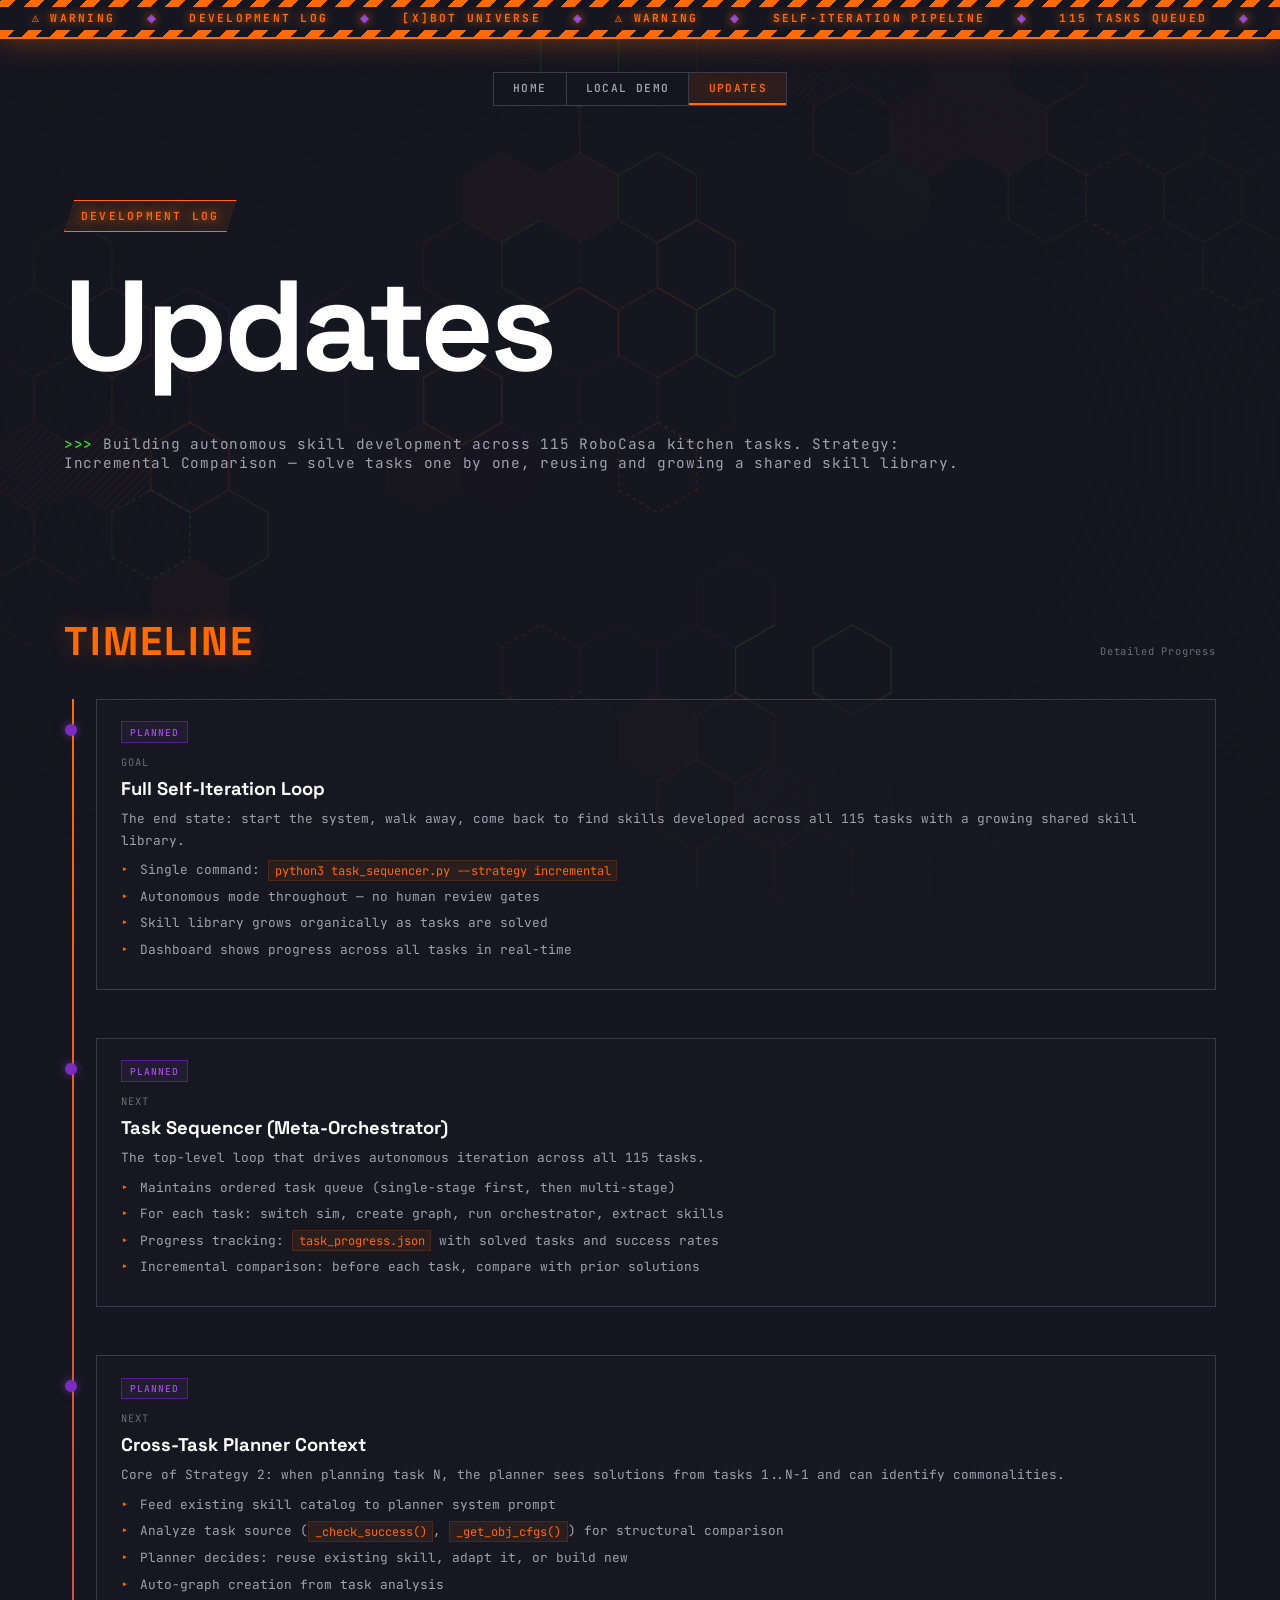
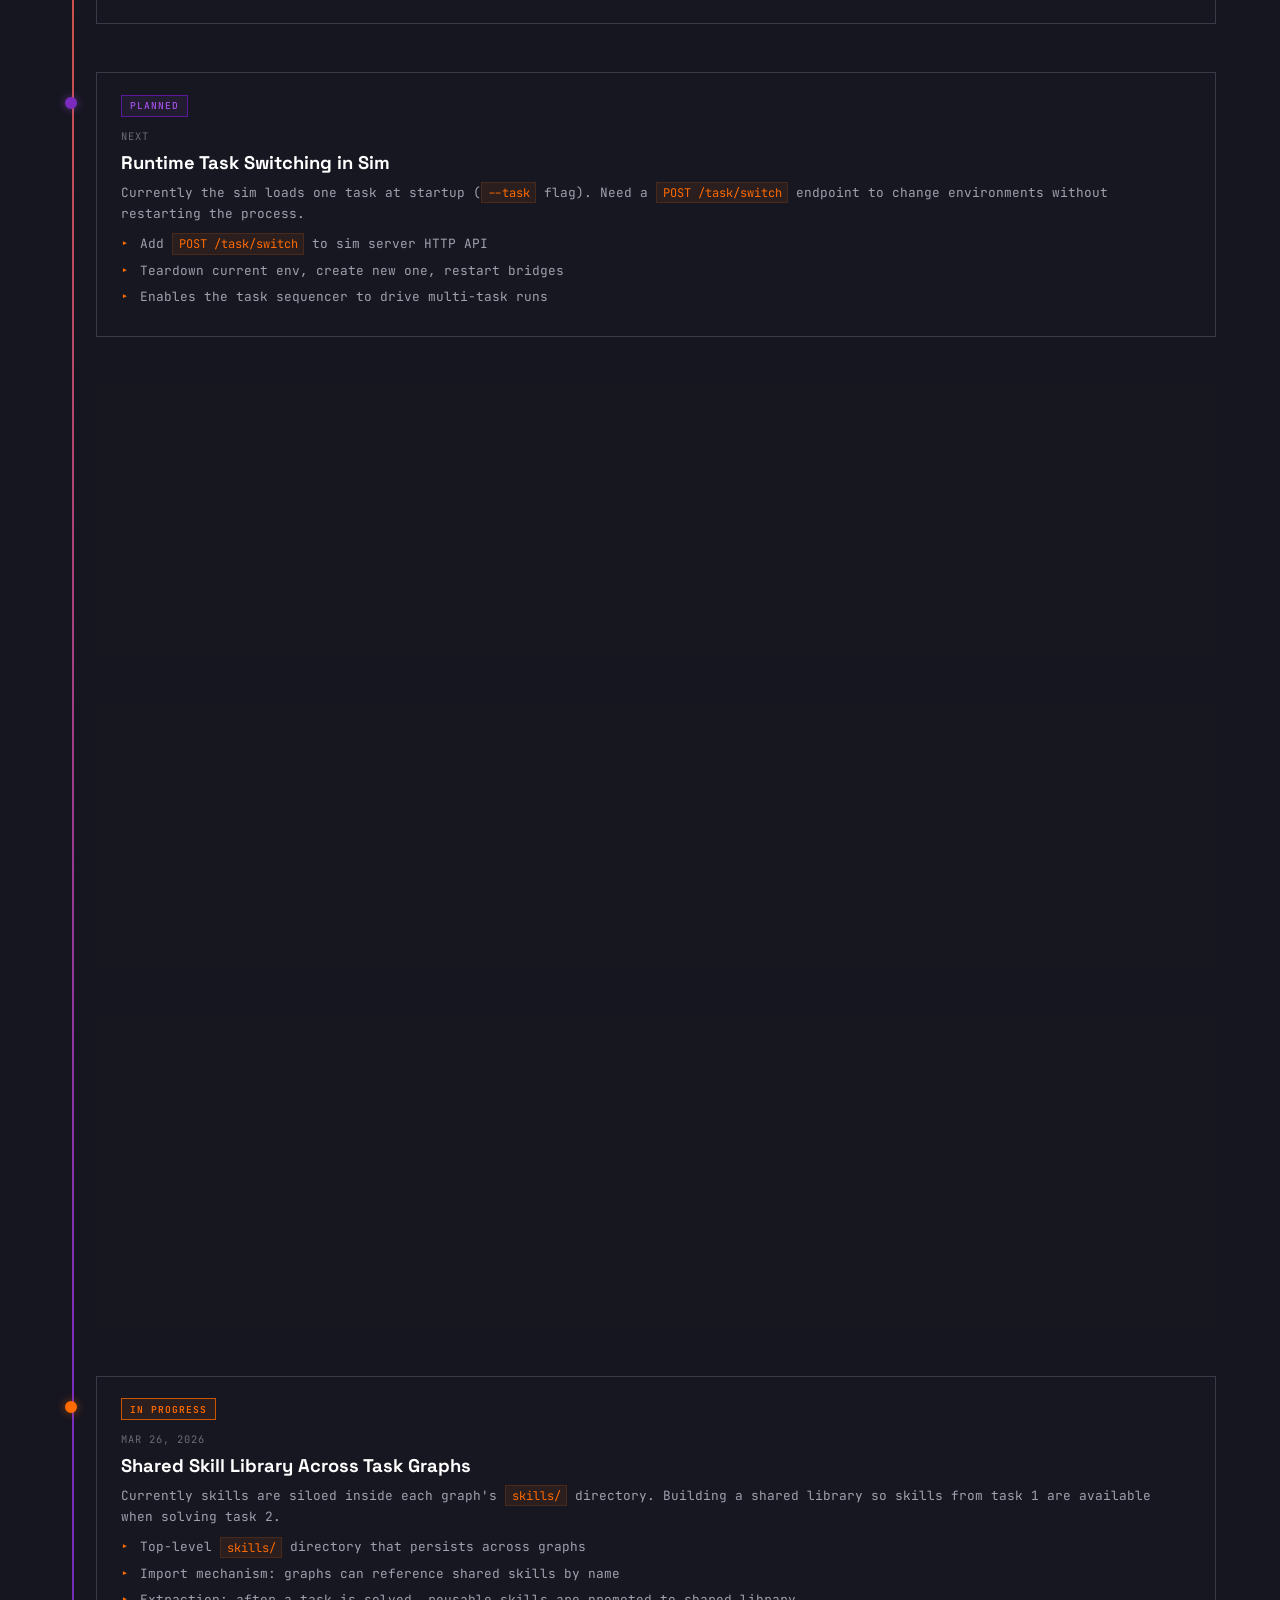
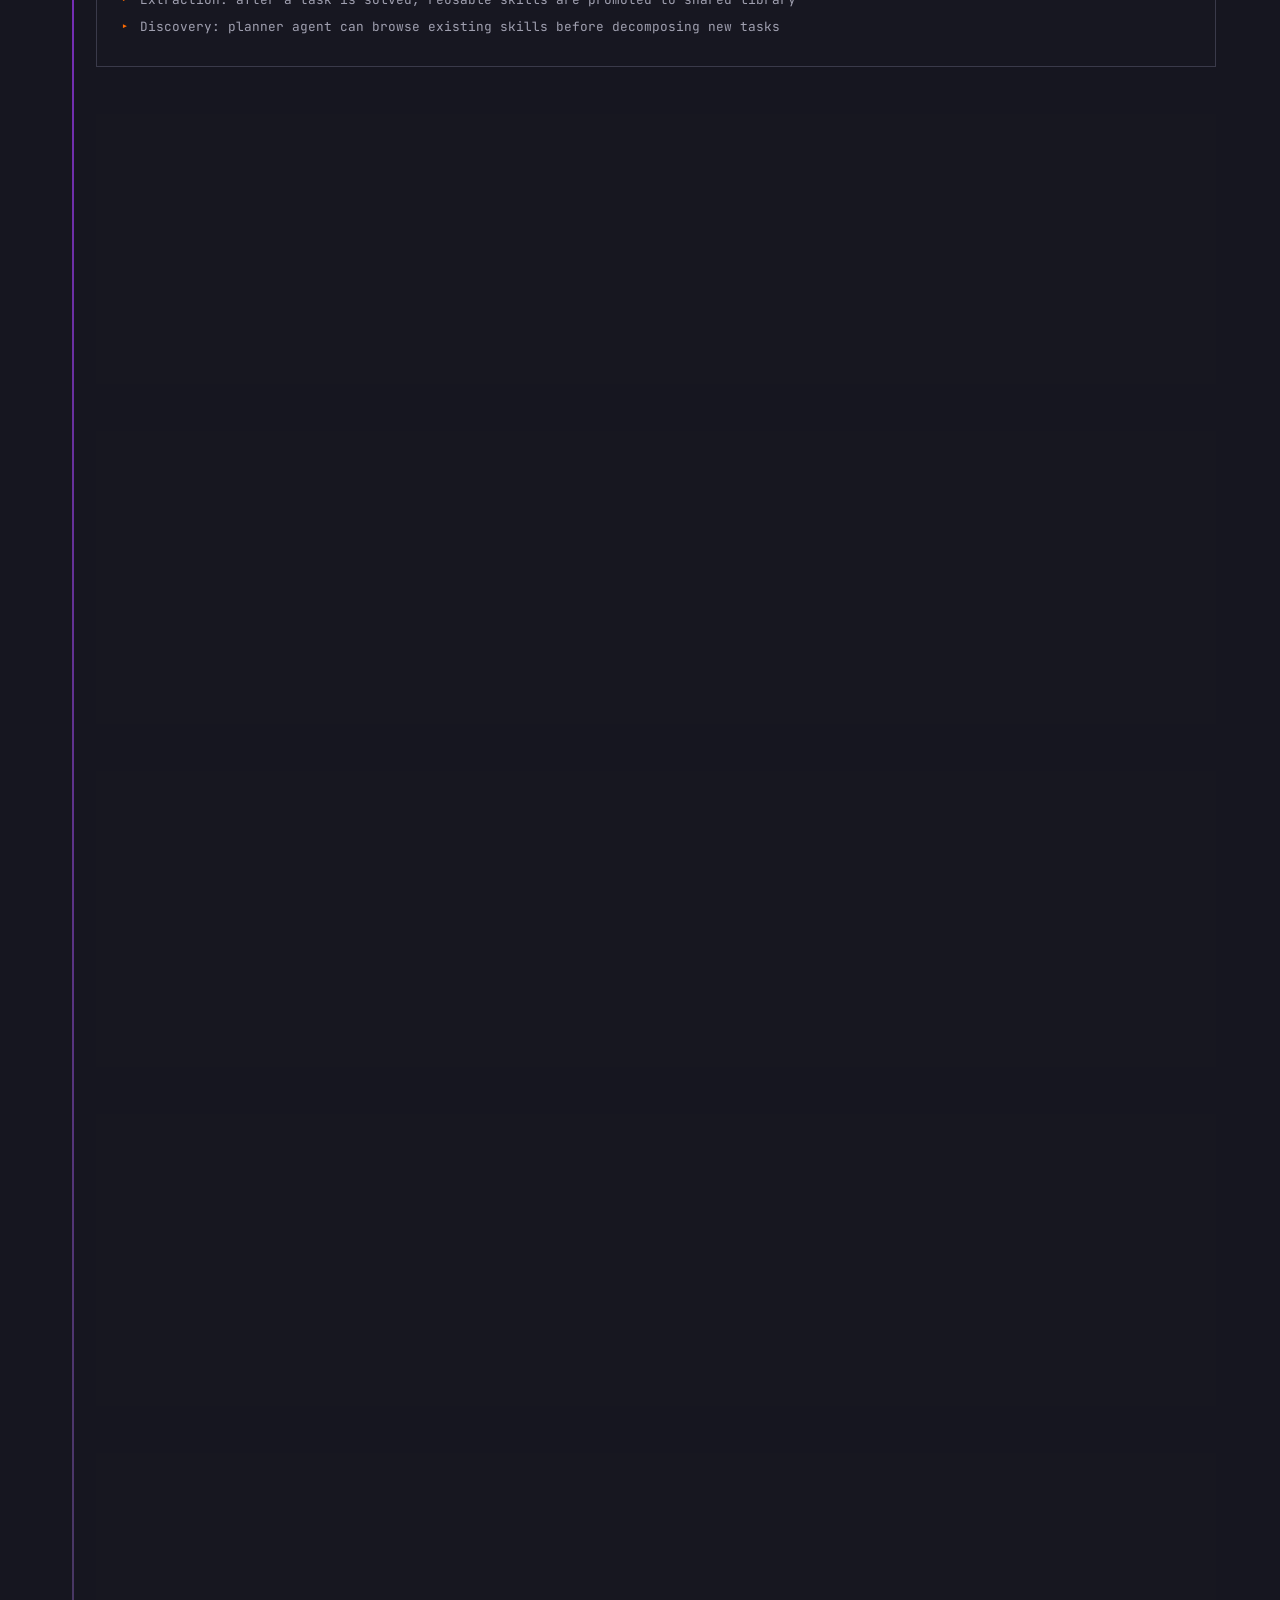
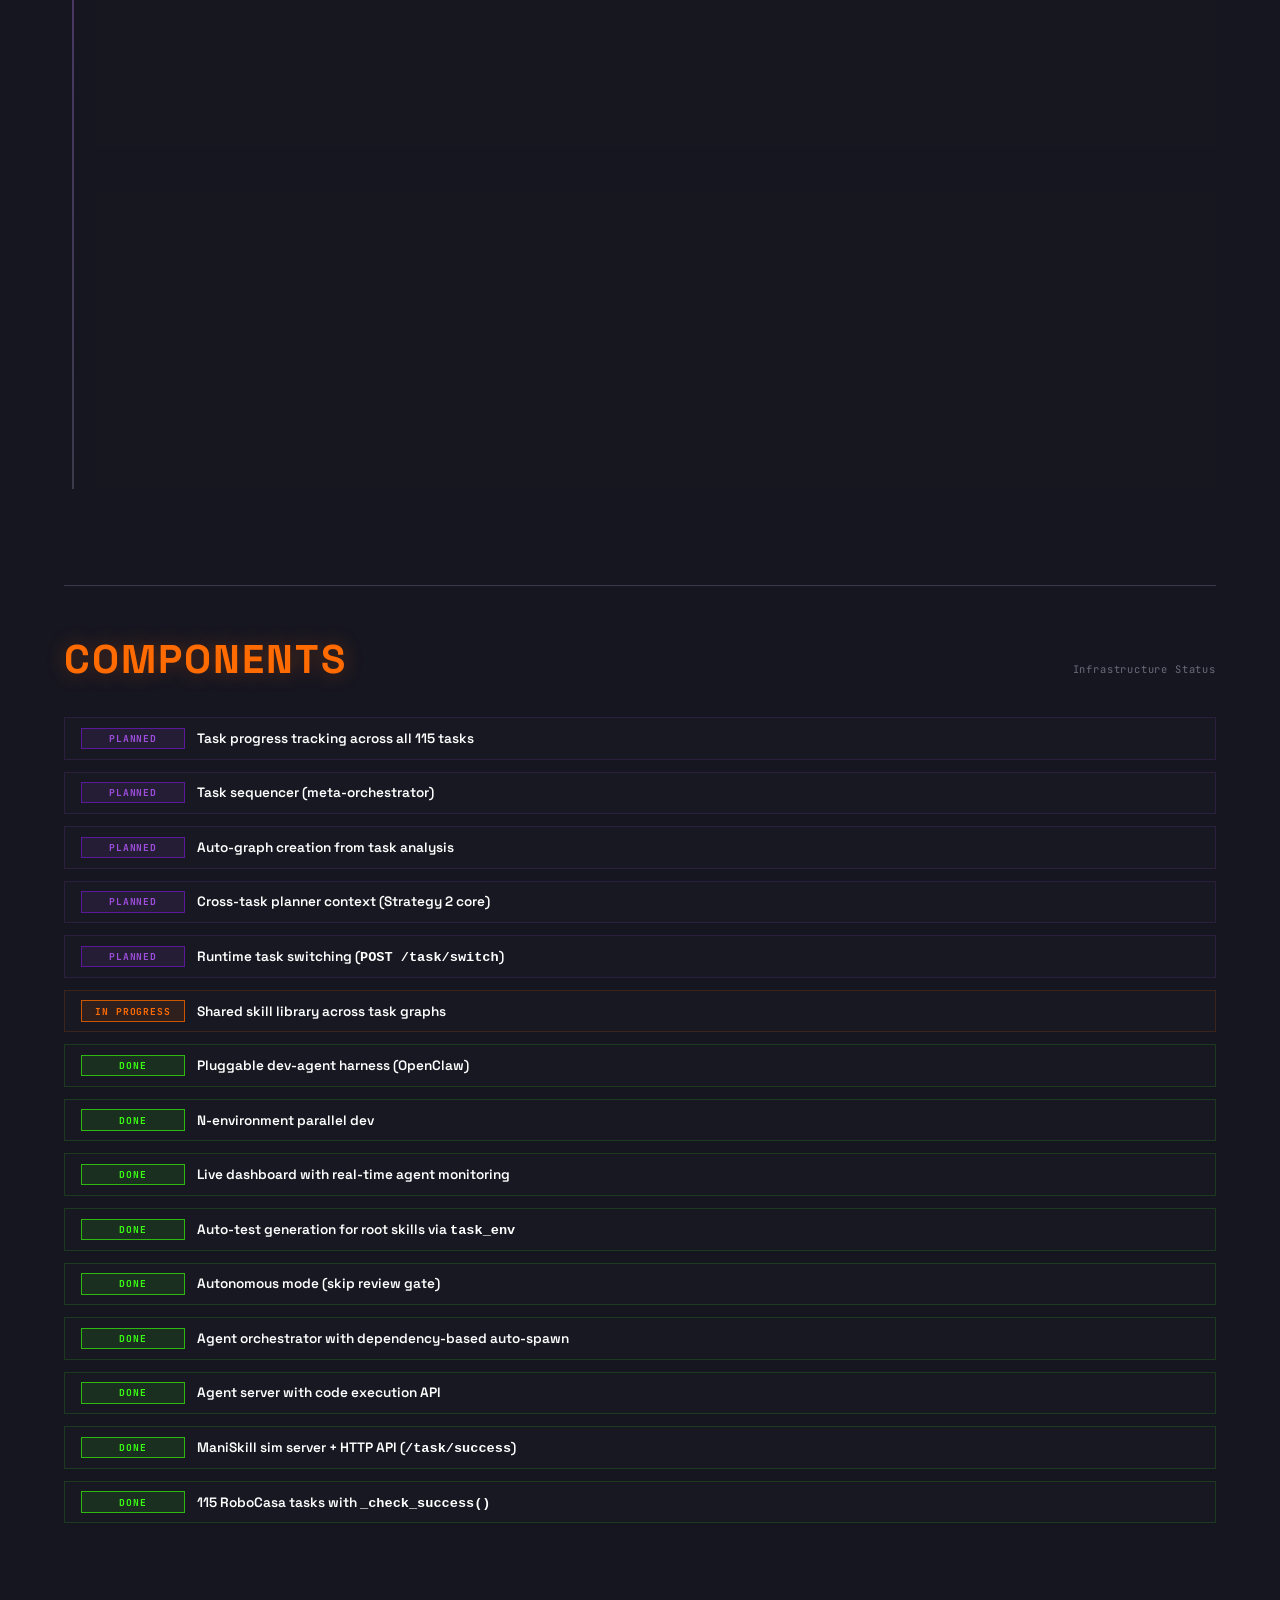
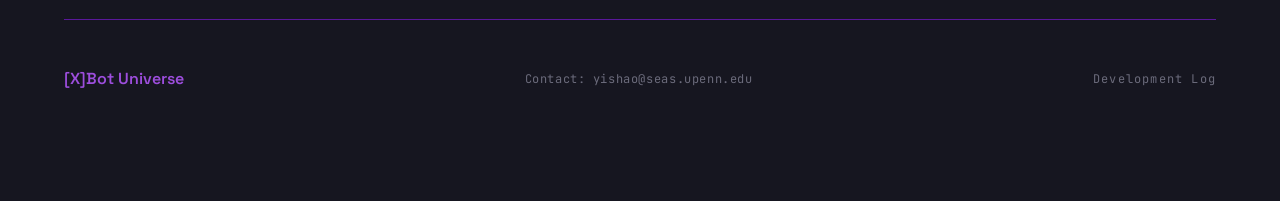
<file: updates/index.html>
<!DOCTYPE html>
<html lang="en" data-theme="dark">
<head>
    <meta charset="UTF-8">
    <meta name="viewport" content="width=device-width, initial-scale=1.0">
    <title>[X]Bot Universe — Updates</title>
    <link rel="preconnect" href="https://fonts.googleapis.com">
    <link rel="preconnect" href="https://fonts.gstatic.com" crossorigin>
    <link href="https://fonts.googleapis.com/css2?family=JetBrains+Mono:wght@400;500;600;700&family=Space+Grotesk:wght@400;500;600;700&display=swap" rel="stylesheet">
    <link rel="stylesheet" href="../styles.css">
</head>
<body>
    <!-- EVA-style background -->
    <div class="honeycomb-bg"></div>


    <!-- Site Navigation -->
    <nav class="site-nav">
        <div class="site-nav-inner">
            <a href="../" class="site-nav-tab">Home</a>
            <a href="../local/" class="site-nav-tab">Local Demo</a>
            <a href="./" class="site-nav-tab active">Updates</a>
        </div>
    </nav>

    <div class="smooth-scroll-wrapper">
        <!-- Warning banner -->
        <div class="marquee-banner">
            <div class="marquee-track">
                <span class="warning-text">⚠ WARNING</span>
                <span class="separator">◈</span>
                <span>DEVELOPMENT LOG</span>
                <span class="separator">◈</span>
                <span>[X]BOT UNIVERSE</span>
                <span class="separator">◈</span>
                <span class="warning-text">⚠ WARNING</span>
                <span class="separator">◈</span>
                <span>SELF-ITERATION PIPELINE</span>
                <span class="separator">◈</span>
                <span>115 TASKS QUEUED</span>
                <span class="separator">◈</span>
                <span class="warning-text">⚠ WARNING</span>
                <span class="separator">◈</span>
                <span>DEVELOPMENT LOG</span>
                <span class="separator">◈</span>
                <span>[X]BOT UNIVERSE</span>
                <span class="separator">◈</span>
                <span class="warning-text">⚠ WARNING</span>
                <span class="separator">◈</span>
                <span>SELF-ITERATION PIPELINE</span>
                <span class="separator">◈</span>
                <span>115 TASKS QUEUED</span>
                <span class="separator">◈</span>
            </div>
        </div>

        <div class="container">
            <!-- Hero Section -->
            <header class="hero" style="min-height: 40vh;">
                <div class="hero-content">
                    <span class="hero-tag">Development Log</span>
                    <h1 class="hero-title" data-split-text>
                        <span class="line"><span class="word">Updates</span></span>
                    </h1>
                    <p class="hero-subtitle">Building autonomous skill development across 115 RoboCasa kitchen tasks. Strategy: Incremental Comparison — solve tasks one by one, reusing and growing a shared skill library.</p>
                </div>
            </header>

            <!-- ==============================
                 STRATEGY OVERVIEW
                 ============================== -->
            <!-- ==============================
                 DETAILED TIMELINE
                 ============================== -->
            <section class="updates-section gallery-section">
                <div class="gallery-header">
                    <span class="gallery-label">Timeline</span>
                    <span class="gallery-count">Detailed Progress</span>
                </div>

                <div class="updates-timeline">

                    <!-- Entry: Full Autonomy -->
                    <div class="update-entry status-planned">
                        <span class="update-status-badge planned">PLANNED</span>
                        <div class="update-date">GOAL</div>
                        <h3 class="update-title">Full Self-Iteration Loop</h3>
                        <div class="update-body">
                            <p>The end state: start the system, walk away, come back to find skills developed across all 115 tasks with a growing shared skill library.</p>
                            <ul>
                                <li>Single command: <code>python3 task_sequencer.py --strategy incremental</code></li>
                                <li>Autonomous mode throughout — no human review gates</li>
                                <li>Skill library grows organically as tasks are solved</li>
                                <li>Dashboard shows progress across all tasks in real-time</li>
                            </ul>
                        </div>
                    </div>

                    <!-- Entry: Task Sequencer -->
                    <div class="update-entry status-planned">
                        <span class="update-status-badge planned">PLANNED</span>
                        <div class="update-date">NEXT</div>
                        <h3 class="update-title">Task Sequencer (Meta-Orchestrator)</h3>
                        <div class="update-body">
                            <p>The top-level loop that drives autonomous iteration across all 115 tasks.</p>
                            <ul>
                                <li>Maintains ordered task queue (single-stage first, then multi-stage)</li>
                                <li>For each task: switch sim, create graph, run orchestrator, extract skills</li>
                                <li>Progress tracking: <code>task_progress.json</code> with solved tasks and success rates</li>
                                <li>Incremental comparison: before each task, compare with prior solutions</li>
                            </ul>
                        </div>
                    </div>

                    <!-- Entry: Cross-Task Planner Context -->
                    <div class="update-entry status-planned">
                        <span class="update-status-badge planned">PLANNED</span>
                        <div class="update-date">NEXT</div>
                        <h3 class="update-title">Cross-Task Planner Context</h3>
                        <div class="update-body">
                            <p>Core of Strategy 2: when planning task N, the planner sees solutions from tasks 1..N-1 and can identify commonalities.</p>
                            <ul>
                                <li>Feed existing skill catalog to planner system prompt</li>
                                <li>Analyze task source (<code>_check_success()</code>, <code>_get_obj_cfgs()</code>) for structural comparison</li>
                                <li>Planner decides: reuse existing skill, adapt it, or build new</li>
                                <li>Auto-graph creation from task analysis</li>
                            </ul>
                        </div>
                    </div>

                    <!-- Entry: Task Switching -->
                    <div class="update-entry status-planned">
                        <span class="update-status-badge planned">PLANNED</span>
                        <div class="update-date">NEXT</div>
                        <h3 class="update-title">Runtime Task Switching in Sim</h3>
                        <div class="update-body">
                            <p>Currently the sim loads one task at startup (<code>--task</code> flag). Need a <code>POST /task/switch</code> endpoint to change environments without restarting the process.</p>
                            <ul>
                                <li>Add <code>POST /task/switch</code> to sim server HTTP API</li>
                                <li>Teardown current env, create new one, restart bridges</li>
                                <li>Enables the task sequencer to drive multi-task runs</li>
                            </ul>
                        </div>
                    </div>

                    <!-- Entry: OpenClaw Harness -->
                    <div class="update-entry status-done">
                        <span class="update-status-badge done">DONE</span>
                        <div class="update-date">APR 22, 2026</div>
                        <h3 class="update-title">Pluggable Dev-Agent Harness (OpenClaw)</h3>
                        <div class="update-body">
                            <p>Dev agents now run on Ollama, Gemini, or Anthropic via OpenClaw from the same orchestrator.</p>
                            <ul>
                                <li>OpenClaw CLI subprocess replaces <code>claude-agent-sdk</code> for dev spawn</li>
                                <li>Per-target agent isolation enables N-env parallel</li>
                                <li>Session resume + hint injection + live streaming all wired</li>
                                <li>Verified live sim: Ollama (local) + Gemini</li>
                            </ul>
                        </div>
                    </div>

                    <!-- Entry: N-Env Parallel Dev -->
                    <div class="update-entry status-done">
                        <span class="update-status-badge done">DONE</span>
                        <div class="update-date">APR 15, 2026</div>
                        <h3 class="update-title">N-Environment Parallel Dev</h3>
                        <div class="update-body">
                            <p>Run independent dev agents against multiple sim + agent_server instances in parallel — each env has its own session, kitchen layout, and isolated state.</p>
                            <ul>
                                <li>Per-target agents prevent session collision</li>
                                <li>Each env: own port-offset, own seed, own dev iteration loop</li>
                                <li>Drives both validation (one code, N envs) and exploration (N codes, N envs)</li>
                            </ul>
                        </div>
                    </div>

                    <!-- Entry: Pipeline & Dashboard Updates -->
                    <div class="update-entry status-done">
                        <span class="update-status-badge done">DONE</span>
                        <div class="update-date">MAR 26, 2026</div>
                        <h3 class="update-title">Ground-Truth Test Loop & Execution Viewer</h3>
                        <div class="update-body">
                            <p>Wired the root skill's auto-generated test into the pipeline and added a camera frame viewer to the dashboard.</p>
                            <ul>
                                <li><strong>Root skill test loop</strong>: after dev completes, runs ground-truth test via sim's <code>_check_success()</code>. Retries dev up to 3 times on failure, then sends to review.</li>
                                <li><strong>Execution frame viewer</strong>: skill popup shows auto-scrolling camera frames from the latest execution, matched to the skill via job holder. Supports camera tab switching and play/pause.</li>
                                <li><strong>RoboCasa tasks repo</strong>: extracted task definitions (single-stage + multi-stage) into <a href="https://github.com/TidyBot-Services/maniskill-robocasa-tasks">maniskill-robocasa-tasks</a></li>
                                <li>Simplified pipeline statuses to: planned, writing, testing, review, failed, done</li>
                            </ul>
                        </div>
                    </div>

                    <!-- Entry: Shared Skill Library -->
                    <div class="update-entry status-wip">
                        <span class="update-status-badge wip">IN PROGRESS</span>
                        <div class="update-date">MAR 26, 2026</div>
                        <h3 class="update-title">Shared Skill Library Across Task Graphs</h3>
                        <div class="update-body">
                            <p>Currently skills are siloed inside each graph's <code>skills/</code> directory. Building a shared library so skills from task 1 are available when solving task 2.</p>
                            <ul>
                                <li>Top-level <code>skills/</code> directory that persists across graphs</li>
                                <li>Import mechanism: graphs can reference shared skills by name</li>
                                <li>Extraction: after a task is solved, reusable skills are promoted to shared library</li>
                                <li>Discovery: planner agent can browse existing skills before decomposing new tasks</li>
                            </ul>
                        </div>
                    </div>

                    <!-- Entry: Dashboard -->
                    <div class="update-entry status-done">
                        <span class="update-status-badge done">DONE</span>
                        <div class="update-date">MAR 25, 2026</div>
                        <h3 class="update-title">Live Dashboard with Agent Chat</h3>
                        <div class="update-body">
                            <p>Real-time hex gallery showing skill development progress. Each hex blinks to show active agent work.</p>
                            <ul>
                                <li>Dependency tree visualization with SVG edges</li>
                                <li>Status-colored nodes: writing (purple), testing (cyan), review (green blink), done (green), failed (red)</li>
                                <li>Click a hex to see agent reasoning trace + inject hints in real-time</li>
                                <li>Review gate confirmation: click to promote "review" skills to "done"</li>
                            </ul>
                        </div>
                    </div>

                    <!-- Entry: Autonomous Mode -->
                    <div class="update-entry status-done">
                        <span class="update-status-badge done">DONE</span>
                        <div class="update-date">MAR 25, 2026</div>
                        <h3 class="update-title">Autonomous Mode & Auto-Test Generation</h3>
                        <div class="update-body">
                            <p>Two key features that reduce human involvement in the pipeline.</p>
                            <ul>
                                <li><strong>Autonomous mode</strong> (<code>--autonomous</code>): skips review gate, auto-promotes completed skills</li>
                                <li><strong>Auto-test for root skills</strong>: when <code>task_env</code> is set in graph.json, the root skill automatically gets a test that calls <code>GET /task/success</code></li>
                                <li>Sub-skills skip testing entirely — dev agent goes straight to review</li>
                                <li>Full cascade: leaf skills start immediately, compose upward</li>
                            </ul>
                        </div>
                    </div>

                    <!-- Entry: Agent Orchestrator -->
                    <div class="update-entry status-done">
                        <span class="update-status-badge done">DONE</span>
                        <div class="update-date">MAR 23, 2026</div>
                        <h3 class="update-title">Agent Orchestrator with Dev Pipeline</h3>
                        <div class="update-body">
                            <p>Orchestrator manages a dependency tree of skills. AI agents (Claude Code) develop each skill through a structured pipeline.</p>
                            <ul>
                                <li>Pipeline: planner designs tree, dev agents implement, mechanical tests validate</li>
                                <li>Auto-spawn: when all dependencies are "done", downstream skills auto-start</li>
                                <li>WebSocket bridge to dashboard for real-time monitoring</li>
                                <li>Graph format with <code>task_env</code> metadata links to sim tasks</li>
                                <li><code>submit_and_wait.py</code> lets agents test code via the agent server</li>
                            </ul>
                        </div>
                    </div>

                    <!-- Entry: Sim Server -->
                    <div class="update-entry status-done">
                        <span class="update-status-badge done">DONE</span>
                        <div class="update-date">MAR 21, 2026</div>
                        <h3 class="update-title">ManiSkill Sim Server with HTTP API</h3>
                        <div class="update-body">
                            <p>Sim server exposes the same protocol bridges as real hardware (ZMQ arm, RPC base, WebSocket camera) so the agent server connects transparently.</p>
                            <ul>
                                <li>Physics loop at 20 Hz with bridge threads</li>
                                <li>HTTP API on port 5500: <code>/task/success</code>, <code>/task/info</code>, <code>/reset</code>, <code>/plan</code>, <code>/perceive</code></li>
                                <li><code>/task/success</code> calls the task's <code>_check_success()</code> — no custom test code needed</li>
                                <li>Auto-reset on episode end, manual reset via <code>POST /reset</code></li>
                            </ul>
                        </div>
                    </div>

                    <!-- Entry: RoboCasa Tasks -->
                    <div class="update-entry status-done">
                        <span class="update-status-badge done">DONE</span>
                        <div class="update-date">MAR 20, 2026</div>
                        <h3 class="update-title">115 RoboCasa Tasks Ported to ManiSkill</h3>
                        <div class="update-body">
                            <p>All RoboCasa kitchen tasks ported to ManiSkill3/SAPIEN with the TidyVerse robot (Franka Panda + mobile base). Each task has a <code>_check_success()</code> method for automated evaluation.</p>
                            <ul>
                                <li>32 single-stage tasks (pick-and-place, doors, drawers, stove, sink, microwave, coffee)</li>
                                <li>83 multi-stage tasks across 19 categories (cooking, cleaning, organizing, etc.)</li>
                                <li>Success utilities: gripper distance, object-in-receptacle, fixture state, uprightness checks</li>
                                <li>Gymnasium-registered — <code>gym.make("RoboCasa-Pn-P-Counter-To-Cab-v0")</code></li>
                            </ul>
                        </div>
                    </div>

                    <!-- Entry: OpenClaw Skills Reference -->
                    <div class="update-entry status-done">
                        <span class="update-status-badge done">DONE</span>
                        <div class="update-date">MAR 02, 2026</div>
                        <h3 class="update-title">OpenClaw Skills Reference (Prior Work)</h3>
                        <div class="update-body">
                            <p>Previously developed skills from OpenClaw sessions, available as reference for the sim pipeline.</p>
                            <ul>
                                <li><code>tb-pick-up-object</code> — IBVS visual servoing pick (78% success rate on hardware)</li>
                                <li><code>tb-place-object</code> — depth-based placement</li>
                                <li><code>tb-find-and-pick-up</code> — chained center + pick pipeline</li>
                                <li><code>tb-pick-and-place</code> — full IBVS pick + raise-look-around place</li>
                                <li>These were on real hardware — sim equivalents use <code>robot_sdk</code> instead of raw API calls</li>
                            </ul>
                        </div>
                    </div>

                </div>
            </section>

            <!-- ==============================
                 COMPONENT STATUS TABLE
                 ============================== -->
            <section class="gallery-section">
                <div class="gallery-header">
                    <span class="gallery-label">Components</span>
                    <span class="gallery-count">Infrastructure Status</span>
                </div>

                <div class="updates-summary">
                    <div class="updates-summary-list">
                        <div class="update-summary-item planned">
                            <span class="update-summary-status planned">PLANNED</span>
                            <span class="update-summary-title">Task progress tracking across all 115 tasks</span>
                        </div>
                        <div class="update-summary-item planned">
                            <span class="update-summary-status planned">PLANNED</span>
                            <span class="update-summary-title">Task sequencer (meta-orchestrator)</span>
                        </div>
                        <div class="update-summary-item planned">
                            <span class="update-summary-status planned">PLANNED</span>
                            <span class="update-summary-title">Auto-graph creation from task analysis</span>
                        </div>
                        <div class="update-summary-item planned">
                            <span class="update-summary-status planned">PLANNED</span>
                            <span class="update-summary-title">Cross-task planner context (Strategy 2 core)</span>
                        </div>
                        <div class="update-summary-item planned">
                            <span class="update-summary-status planned">PLANNED</span>
                            <span class="update-summary-title">Runtime task switching (<code>POST /task/switch</code>)</span>
                        </div>
                        <div class="update-summary-item wip">
                            <span class="update-summary-status wip">IN PROGRESS</span>
                            <span class="update-summary-title">Shared skill library across task graphs</span>
                        </div>
                        <div class="update-summary-item done">
                            <span class="update-summary-status done">DONE</span>
                            <span class="update-summary-title">Pluggable dev-agent harness (OpenClaw)</span>
                        </div>
                        <div class="update-summary-item done">
                            <span class="update-summary-status done">DONE</span>
                            <span class="update-summary-title">N-environment parallel dev</span>
                        </div>
                        <div class="update-summary-item done">
                            <span class="update-summary-status done">DONE</span>
                            <span class="update-summary-title">Live dashboard with real-time agent monitoring</span>
                        </div>
                        <div class="update-summary-item done">
                            <span class="update-summary-status done">DONE</span>
                            <span class="update-summary-title">Auto-test generation for root skills via <code>task_env</code></span>
                        </div>
                        <div class="update-summary-item done">
                            <span class="update-summary-status done">DONE</span>
                            <span class="update-summary-title">Autonomous mode (skip review gate)</span>
                        </div>
                        <div class="update-summary-item done">
                            <span class="update-summary-status done">DONE</span>
                            <span class="update-summary-title">Agent orchestrator with dependency-based auto-spawn</span>
                        </div>
                        <div class="update-summary-item done">
                            <span class="update-summary-status done">DONE</span>
                            <span class="update-summary-title">Agent server with code execution API</span>
                        </div>
                        <div class="update-summary-item done">
                            <span class="update-summary-status done">DONE</span>
                            <span class="update-summary-title">ManiSkill sim server + HTTP API (<code>/task/success</code>)</span>
                        </div>
                        <div class="update-summary-item done">
                            <span class="update-summary-status done">DONE</span>
                            <span class="update-summary-title">115 RoboCasa tasks with <code>_check_success()</code></span>
                        </div>
                    </div>
                </div>
            </section>

            <!-- Footer -->
            <footer class="timeline-footer">
                <div class="footer-content">
                    <span class="footer-brand">[X]Bot Universe</span>
                    <a href="https://shaoyifei96.github.io/" class="footer-contact" target="_blank" rel="noopener noreferrer">Contact: yishao@seas.upenn.edu</a>
                    <span class="footer-year">Development Log</span>
                </div>
            </footer>
        </div>
    </div>

    <!-- Rounded hex clip-path -->
    <svg width="0" height="0" style="position:absolute;">
        <defs>
            <clipPath id="hex-clip-rounded" clipPathUnits="objectBoundingBox">
                <path d="
                    M 0.425 0.0375
                    Q 0.5 0, 0.575 0.0375
                    L 0.925 0.2125
                    Q 1 0.25, 1 0.325
                    L 1 0.675
                    Q 1 0.75, 0.925 0.7875
                    L 0.575 0.9625
                    Q 0.5 1, 0.425 0.9625
                    L 0.075 0.7875
                    Q 0 0.75, 0 0.675
                    L 0 0.325
                    Q 0 0.25, 0.075 0.2125
                    Z
                "/>
            </clipPath>
        </defs>
    </svg>

    <script src="../script.js"></script>
</body>
</html>
</file>
<file: styles.css>
/* ============================================
   TIDYBOT ARMY — HEX GALLERY TIMELINE
   Autonomous Agent Activity Log
   EVA Neon Genesis Evangelion inspired
   ============================================ */

:root {
    /* Colors - EVA Neon Genesis Evangelion inspired */
    --color-bg: #161620;
    --color-bg-secondary: #12121a;
    --color-card: #1a1a24;
    --color-card-hover: #222230;

    /* EVA Orange/Amber - Warning colors */
    --color-warning: #ff6b00;
    --color-warning-bright: #ff8c00;
    --color-warning-dim: #cc5500;

    /* EVA Purple - Unit 01 */
    --color-purple: #7b2cbf;
    --color-purple-bright: #9d4edd;
    --color-purple-dim: #5a189a;

    /* EVA Green - Unit 01 eyes */
    --color-green: #39ff14;
    --color-green-dim: #2eb810;

    /* Text */
    --color-text: #ffffff;
    --color-text-soft: #a0a0b0;
    --color-gray: #6b6b7b;
    --color-muted: #2a2a3a;
    --color-border: #3a3a4a;

    /* Type colors - EVA palette */
    --color-setup: #9d4edd;
    --color-feature: #39ff14;
    --color-fix: #ff3366;
    --color-refactor: #ff6b00;
    --color-test: #00d4ff;
    --color-docs: #6b6b7b;
    --color-deploy: #ff6b00;

    /* Typography */
    --font-display: 'Space Grotesk', sans-serif;
    --font-mono: 'JetBrains Mono', monospace;

    /* Spacing */
    --gap: 1rem;
    --container-padding: clamp(1rem, 5vw, 4rem);

    /* Animation */
    --ease-smooth: cubic-bezier(0.65, 0.05, 0, 1);
    --duration: 0.75s;
    --duration-fast: 0.4s;
}

*, *::before, *::after {
    margin: 0;
    padding: 0;
    box-sizing: border-box;
}

html {
    scroll-behavior: initial;
    font-size: 16px;
    overscroll-behavior-x: none;
}

body {
    font-family: var(--font-display);
    background-color: var(--color-bg);
    color: var(--color-text);
    min-height: 100vh;
    overflow-x: hidden;
    -webkit-font-smoothing: antialiased;
    position: relative;
}

/* Honeycomb background - EVA style single layer */
.honeycomb-bg {
    position: fixed;
    inset: 0;
    pointer-events: none;
    z-index: 0;
    overflow: hidden;
}

.honeycomb-bg .hex-layer {
    position: absolute;
    top: -50px;
    left: -50px;
    opacity: 0.12;
}

.honeycomb-bg .hex-layer svg {
    overflow: visible;
}

.honeycomb-bg::after {
    content: '';
    position: absolute;
    inset: 0;
    background: radial-gradient(ellipse at 50% 50%, transparent 50%, var(--color-bg) 90%);
    pointer-events: none;
}


::selection {
    background-color: var(--color-warning);
    color: black;
}

::-webkit-scrollbar {
    width: 0;
    background: transparent;
}

/* ============================================
   MARQUEE BANNER
   ============================================ */
.marquee-banner {
    position: fixed;
    top: 0;
    left: 0;
    width: 100%;
    background: repeating-linear-gradient(
        -45deg,
        var(--color-warning) 0px,
        var(--color-warning) 10px,
        var(--color-bg) 10px,
        var(--color-bg) 20px
    );
    padding: 0.4rem 0;
    z-index: 1100;
    overflow: hidden;
    border-bottom: 2px solid var(--color-warning);
    box-shadow: 0 0 30px rgba(255, 107, 0, 0.4);
}

.marquee-track {
    display: inline-flex;
    gap: 2rem;
    animation: marquee 30s linear infinite;
    white-space: nowrap;
    font-family: var(--font-mono);
    font-weight: 700;
    font-size: 0.7rem;
    letter-spacing: 0.2em;
    text-transform: uppercase;
    color: var(--color-warning);
    background: var(--color-bg);
    padding: 0.3rem 2rem;
    text-shadow: 0 0 10px var(--color-warning);
    width: max-content;
}

.marquee-track .separator {
    color: var(--color-purple-bright);
}

@keyframes marquee {
    0% { transform: translateX(0%); }
    100% { transform: translateX(-50%); }
}

.marquee-banner:hover .marquee-track {
    animation-play-state: paused;
}

/* ============================================
   CONTAINER
   ============================================ */
.smooth-scroll-wrapper {
    padding-top: 4.5rem;
}

.container {
    max-width: 1400px;
    margin: 0 auto;
    padding: var(--container-padding);
}

/* ============================================
   HERO SECTION
   ============================================ */
.hero {
    min-height: 50vh;
    display: flex;
    flex-direction: column;
    justify-content: center;
    position: relative;
    padding: 4rem 0;
}

.hero-video {
    position: absolute;
    right: 0;
    top: 0;
    height: 100%;
    width: 50%;
    overflow: hidden;
    pointer-events: none;
    z-index: 0;
    filter: grayscale(1);
    opacity: 0.35;
    clip-path: polygon(15% 0, 100% 0, 100% 100%, 5% 100%);
    -webkit-mask-image: linear-gradient(to right, transparent 0%, rgba(0,0,0,0.6) 20%, rgba(0,0,0,1) 50%, rgba(0,0,0,0.6) 85%, transparent 100%),
                        linear-gradient(to bottom, transparent 0%, black 10%, black 90%, transparent 100%);
    -webkit-mask-composite: destination-in;
    mask-image: linear-gradient(to right, transparent 0%, rgba(0,0,0,0.6) 20%, rgba(0,0,0,1) 50%, rgba(0,0,0,0.6) 85%, transparent 100%),
                linear-gradient(to bottom, transparent 0%, black 10%, black 90%, transparent 100%);
    mask-composite: intersect;
}

.hero-video video {
    width: 100%;
    height: 100%;
    object-fit: cover;
    object-position: center;
}

.hero-content {
    max-width: 900px;
    position: relative;
    z-index: 1;
}

.hero-tag {
    display: inline-block;
    font-family: var(--font-mono);
    font-size: 0.7rem;
    font-weight: 600;
    letter-spacing: 0.2em;
    text-transform: uppercase;
    color: var(--color-warning);
    margin-bottom: 1.5rem;
    padding: 0.5rem 1rem;
    border: 1px solid var(--color-warning);
    background: rgba(255, 107, 0, 0.1);
    clip-path: polygon(10px 0, 100% 0, calc(100% - 10px) 100%, 0 100%);
    text-shadow: 0 0 10px var(--color-warning);
}

.hero-title {
    font-family: var(--font-display);
    font-size: clamp(3rem, 12vw, 8rem);
    font-weight: 700;
    line-height: 1.1;
    letter-spacing: -0.03em;
    padding-bottom: 0.1em;
}

.hero-title .line {
    display: block;
    overflow: visible;
}

.hero-title .word {
    display: inline-block;
    transform: translateY(100%);
    animation: wordReveal 1s var(--ease-smooth) forwards;
}

.hero-title .line:nth-child(1) .word { animation-delay: 0.1s; }
.hero-title .line:nth-child(2) .word { animation-delay: 0.25s; }

@keyframes wordReveal {
    to { transform: translateY(0); }
}

.hero-title .line:nth-child(2) .word {
    color: var(--color-warning);
    text-shadow: 0 0 30px var(--color-warning);
}

.hero-subtitle {
    margin-top: 1.5rem;
    font-family: var(--font-mono);
    font-size: 0.9rem;
    color: var(--color-text-soft);
    letter-spacing: 0.05em;
}

.hero-subtitle::before {
    content: ">>> ";
    color: var(--color-green);
}

/* ============================================
   HERO TAGLINE ROTATOR
   ============================================ */
.hero-tagline-rotator {
    margin-top: 1.2rem;
    font-family: var(--font-mono);
    font-size: clamp(0.85rem, 2.5vw, 1.15rem);
    font-weight: 600;
    letter-spacing: 0.04em;
    color: var(--color-warning);
    display: flex;
    align-items: center;
    gap: 0.4rem;
    min-height: 2em;
    text-shadow: 0 0 15px rgba(255, 107, 0, 0.4);
}

.tagline-prefix {
    color: var(--color-green);
    font-weight: 700;
    text-shadow: 0 0 10px var(--color-green);
}

.tagline-text {
    display: inline-block;
    overflow: hidden;
    white-space: nowrap;
    transition: opacity 0.4s ease;
}

.tagline-text.fade-out {
    opacity: 0;
    transition: opacity 0.3s ease;
}

.tagline-cursor {
    color: var(--color-warning);
    animation: cursorBlink 0.7s step-end infinite;
    font-weight: 400;
}

@keyframes cursorBlink {
    0%, 100% { opacity: 1; }
    50% { opacity: 0; }
}

.scroll-indicator {
    position: absolute;
    bottom: 2rem;
    right: 0;
    display: flex;
    flex-direction: column;
    align-items: center;
    gap: 1rem;
    color: var(--color-warning);
    font-family: var(--font-mono);
    font-size: 0.7rem;
    letter-spacing: 0.2em;
    text-transform: uppercase;
}

.scroll-line {
    width: 2px;
    height: 60px;
    background: linear-gradient(to bottom, var(--color-warning), transparent);
    animation: scrollPulse 2s ease-in-out infinite;
    box-shadow: 0 0 10px var(--color-warning);
}

@keyframes scrollPulse {
    0%, 100% { opacity: 0.3; height: 60px; }
    50% { opacity: 1; height: 80px; }
}

/* ============================================
   INTRO SECTION
   ============================================ */
.intro-section {
    padding: 1.5rem 0 3rem;
    border-bottom: 1px solid var(--color-border);
    margin-bottom: 1rem;
}

.intro-text {
    font-family: var(--font-mono);
    font-size: 0.85rem;
    color: var(--color-text-soft);
    letter-spacing: 0.03em;
    line-height: 1.8;
}

.intro-link {
    display: inline-flex;
    align-items: center;
    gap: 0.3rem;
    color: var(--color-warning);
    text-decoration: none;
    font-weight: 600;
    margin-left: 0.5rem;
    transition: color var(--duration-fast) var(--ease-smooth);
}

.intro-link:hover {
    color: var(--color-warning-bright);
    text-shadow: 0 0 10px var(--color-warning);
}

.intro-link svg {
    transition: transform var(--duration-fast) var(--ease-smooth);
}

.intro-link:hover svg {
    transform: translate(2px, -2px);
}

/* ============================================
   AGENTS SECTION (hex + blurb, no timeline)
   ============================================ */
.agents-section {
    padding: 3rem 0;
    position: relative;
    border-bottom: 1px solid var(--color-border);
}

.agents-grid {
    display: flex;
    flex-direction: column;
    gap: 1.2rem;
    padding: 0.5rem 0;
}

.agent-item {
    display: flex;
    align-items: center;
    gap: 1.5rem;
}

.agent-item:nth-child(even) {
    flex-direction: row-reverse;
}

.agent-item:nth-child(even) .agent-blurb {
    text-align: right;
}

.agent-hex {
    flex-shrink: 0;
}

.agent-blurb {
    flex: 1;
    min-width: 0;
}

.agent-blurb-title {
    font-family: var(--font-display);
    font-size: 1.1rem;
    font-weight: 600;
    color: var(--color-text);
    margin-bottom: 0.6rem;
}

.agent-blurb-text {
    font-family: var(--font-mono);
    font-size: 0.78rem;
    color: var(--color-text-soft);
    line-height: 1.7;
    letter-spacing: 0.02em;
    margin-bottom: 0.8rem;
}

@media (max-width: 600px) {
    .agent-item,
    .agent-item:nth-child(even) {
        flex-direction: column;
        text-align: center;
    }

    .agent-item:nth-child(even) .agent-blurb {
        text-align: center;
    }

    .agent-hex {
        transform: scale(0.8);
    }
}

/* ============================================
   AGENT IMAGE THUMBNAILS
   ============================================ */
.agent-thumbs {
    display: flex;
    flex-wrap: wrap;
    gap: 0.5rem;
    margin-top: 0.75rem;
}

.agent-thumb {
    width: 80px;
    height: 60px;
    object-fit: cover;
    border-radius: 4px;
    border: 1px solid var(--color-border);
    cursor: pointer;
    opacity: 0.75;
    transition: opacity var(--duration-fast), border-color var(--duration-fast), box-shadow var(--duration-fast);
}

.agent-thumb:hover {
    opacity: 1;
    border-color: var(--color-warning);
    box-shadow: 0 0 10px rgba(255, 107, 0, 0.35);
}

/* ============================================
   LIGHTBOX OVERLAY
   ============================================ */
.lightbox-overlay {
    position: fixed;
    inset: 0;
    z-index: 600;
    display: flex;
    align-items: center;
    justify-content: center;
    opacity: 0;
    visibility: hidden;
    transition: opacity 0.3s var(--ease-smooth), visibility 0.3s;
}

.lightbox-overlay.open {
    opacity: 1;
    visibility: visible;
}

.lightbox-backdrop {
    position: absolute;
    inset: 0;
    background: rgba(10, 10, 12, 0.92);
    backdrop-filter: blur(8px);
    -webkit-backdrop-filter: blur(8px);
}

.lightbox-content {
    position: relative;
    display: flex;
    flex-direction: column;
    align-items: center;
    max-width: 90vw;
    max-height: 90vh;
}

.lightbox-close {
    position: absolute;
    top: -2rem;
    right: -1rem;
    background: none;
    border: 1px solid var(--color-gray);
    color: var(--color-gray);
    width: 32px;
    height: 32px;
    display: flex;
    align-items: center;
    justify-content: center;
    cursor: pointer;
    font-size: 0.9rem;
    font-family: var(--font-mono);
    transition: all var(--duration-fast);
    z-index: 10;
}

.lightbox-close:hover {
    border-color: var(--color-warning);
    color: var(--color-warning);
    box-shadow: 0 0 12px rgba(255, 107, 0, 0.4);
}

.lightbox-img {
    max-width: 90vw;
    max-height: 80vh;
    border-radius: 4px;
    border: 1px solid var(--color-border);
    object-fit: contain;
}

.lightbox-caption {
    margin-top: 0.75rem;
    font-family: var(--font-mono);
    font-size: 0.75rem;
    color: var(--color-text-soft);
    letter-spacing: 0.04em;
    text-align: center;
}

/* ============================================
   SUPPORTED ROBOTS SECTION
   ============================================ */
.robots-section {
    padding: 3rem 0;
    border-bottom: 1px solid var(--color-border);
}

.robots-grid {
    display: grid;
    grid-template-columns: repeat(4, 1fr);
    gap: 1.5rem;
    margin-top: 1rem;
}

.robot-card {
    background: var(--color-bg-secondary);
    border: 1px solid var(--color-border);
    border-radius: 12px;
    overflow: hidden;
    transition: border-color var(--duration-fast) var(--ease-smooth);
}

.robot-card:hover {
    border-color: var(--color-warning-dim);
}

.robot-card.coming-soon {
    opacity: 0.5;
}

.robot-card.coming-soon:hover {
    border-color: var(--color-border);
}

.robot-viewer {
    position: relative;
    width: 100%;
    aspect-ratio: 1 / 1;
    background: var(--color-bg);
    cursor: grab;
}

.robot-viewer:active {
    cursor: grabbing;
}

.robot-canvas {
    display: block;
    width: 100%;
    height: 100%;
}

.robot-coming-soon {
    position: absolute;
    inset: 0;
    display: flex;
    align-items: center;
    justify-content: center;
    background: repeating-linear-gradient(
        -45deg,
        transparent,
        transparent 8px,
        rgba(255, 107, 0, 0.03) 8px,
        rgba(255, 107, 0, 0.03) 16px
    );
    pointer-events: none;
}

.robot-coming-soon span {
    font-family: var(--font-mono);
    font-size: 0.75rem;
    letter-spacing: 0.2em;
    color: var(--color-gray);
    padding: 0.4rem 1rem;
    border: 1px solid var(--color-muted);
    background: rgba(22, 22, 32, 0.85);
}

.robot-info {
    display: flex;
    align-items: center;
    justify-content: space-between;
    padding: 0.75rem 1rem;
    border-top: 1px solid var(--color-border);
}

.robot-name {
    font-family: var(--font-mono);
    font-size: 0.8rem;
    font-weight: 600;
    color: var(--color-text);
    letter-spacing: 0.05em;
    text-transform: uppercase;
}

.robot-wireframe-toggle {
    background: none;
    border: 1px solid var(--color-border);
    border-radius: 4px;
    padding: 0.35rem;
    color: var(--color-text-soft);
    cursor: pointer;
    display: flex;
    align-items: center;
    justify-content: center;
    transition: all var(--duration-fast) var(--ease-smooth);
}

.robot-wireframe-toggle:hover {
    border-color: var(--color-warning);
    color: var(--color-warning);
}

.robot-wireframe-toggle.active {
    border-color: var(--color-green);
    color: var(--color-green);
    background: rgba(57, 255, 20, 0.08);
}

/* Responsive: stack on smaller screens */
@media (max-width: 768px) {
    .robots-grid {
        grid-template-columns: 1fr;
        max-width: 400px;
        margin-left: auto;
        margin-right: auto;
    }
}

@media (min-width: 769px) and (max-width: 1200px) {
    .robots-grid {
        grid-template-columns: repeat(2, 1fr);
    }
}

/* ============================================
   DEMO VIDEO SECTION
   ============================================ */
.demo-section {
    padding: 3rem 0;
    border-bottom: 1px solid var(--color-border);
}

.demo-video-wrapper {
    position: relative;
    z-index: 1001;
    width: 65%;
    margin: 0 auto;
    border: 1px solid var(--color-border);
    border-radius: 12px;
    overflow: hidden;
    background: var(--color-bg-secondary);
}

.demo-video-wrapper video {
    display: block;
    width: 100%;
}

/* Install Section */
.install-section {
    padding: 3rem 0;
    border-bottom: 1px solid var(--color-border);
}

.install-code-block {
    position: relative;
    background: var(--color-bg-secondary);
    border: 1px solid var(--color-border);
    border-radius: 8px;
    padding: 1rem 1.25rem;
    margin: 1rem 0;
    overflow-x: auto;
}

.install-code-block pre {
    margin: 0;
}

.install-code-block code {
    font-family: var(--font-mono);
    font-size: 0.85rem;
    color: var(--color-green);
    white-space: pre;
}

.install-copy-btn {
    position: absolute;
    top: 0.5rem;
    right: 0.5rem;
    background: var(--color-card);
    border: 1px solid var(--color-border);
    color: var(--color-text-soft);
    font-family: var(--font-mono);
    font-size: 0.7rem;
    padding: 0.25rem 0.5rem;
    border-radius: 4px;
    cursor: pointer;
    text-transform: uppercase;
    letter-spacing: 0.05em;
    transition: all 0.2s;
}

.install-copy-btn:hover {
    background: var(--color-card-hover);
    color: var(--color-text);
    border-color: var(--color-green-dim);
}

.install-steps {
    color: var(--color-text-soft);
    font-family: var(--font-mono);
    font-size: 0.85rem;
    margin: 0.75rem 0;
}

.install-steps code {
    color: var(--color-warning-bright);
    background: var(--color-bg-secondary);
    padding: 0.15em 0.4em;
    border-radius: 3px;
    font-size: 0.85em;
}

@media (max-width: 600px) {
    .demo-video-wrapper {
        width: 100%;
    }
}

/* ============================================
   HEX GALLERY TIMELINE
   ============================================ */
/* Agents list */
.agents-section {
    padding: 2rem 0;
    border-bottom: 1px solid var(--color-border);
}
.agents-list {
    font-family: var(--font-mono);
    font-size: 0.85rem;
}
.agents-empty {
    color: var(--color-muted);
    padding: 0.5rem 0;
}
.agent-row {
    display: flex;
    align-items: center;
    gap: 0.75rem;
    padding: 0.35rem 0;
    border-bottom: 1px solid rgba(255,255,255,0.05);
}
.agent-dot {
    width: 8px;
    height: 8px;
    border-radius: 50%;
    flex-shrink: 0;
}
.agent-id {
    color: var(--color-text-soft);
    min-width: 120px;
}
.agent-skill {
    color: var(--color-text);
    min-width: 160px;
    font-weight: 500;
}
.agent-type {
    color: var(--color-text-soft);
    min-width: 80px;
}
.agent-status {
    font-weight: 600;
    text-transform: uppercase;
    font-size: 0.75rem;
    letter-spacing: 0.05em;
}

.gallery-section {
    padding: 3rem 0;
    position: relative;
    border-bottom: 1px solid var(--color-border);
}

.gallery-section:last-of-type {
    border-bottom: none;
}

.gallery-header {
    display: flex;
    align-items: baseline;
    gap: 1rem;
    margin-bottom: 2rem;
}

.gallery-label {
    font-family: var(--font-display);
    font-size: clamp(1.5rem, 4vw, 2.5rem);
    font-weight: 700;
    color: var(--color-warning);
    text-transform: uppercase;
    letter-spacing: 0.05em;
    text-shadow: 0 0 20px rgba(255, 107, 0, 0.3);
}

.gallery-repo {
    font-family: var(--font-mono);
    font-size: 0.7rem;
    color: var(--color-warning);
    letter-spacing: 0.1em;
    padding: 0.3rem 0.6rem;
    border: 1px solid var(--color-warning-dim);
    clip-path: polygon(6px 0, 100% 0, calc(100% - 6px) 100%, 0 100%);
    text-decoration: none;
    transition: color var(--duration-fast), border-color var(--duration-fast);
}

.gallery-repo:hover {
    color: var(--color-warning-bright);
    border-color: var(--color-warning);
    text-shadow: 0 0 10px var(--color-warning);
}

.gallery-wishlist {
    font-family: var(--font-mono);
    font-size: 0.7rem;
    color: var(--color-green);
    letter-spacing: 0.1em;
    padding: 0.3rem 0.6rem;
    border: 1px solid var(--color-green-dim);
    clip-path: polygon(6px 0, 100% 0, calc(100% - 6px) 100%, 0 100%);
    text-decoration: none;
    transition: color var(--duration-fast), border-color var(--duration-fast);
}

.gallery-wishlist:hover {
    color: var(--color-green);
    border-color: var(--color-green);
    text-shadow: 0 0 10px var(--color-green);
    animation: none;
}

button.gallery-wishlist {
    cursor: pointer;
    background: none;
    animation: wishlistBlink 2s ease-in-out infinite;
}

@keyframes wishlistBlink {
    0%, 100% { opacity: 1; }
    50% { opacity: 0.4; }
}

.gallery-count {
    font-family: var(--font-mono);
    font-size: 0.65rem;
    color: var(--color-gray);
    letter-spacing: 0.08em;
    margin-left: auto;
}

.gallery-blurb {
    font-family: var(--font-mono);
    font-size: 0.8rem;
    color: var(--color-text-soft);
    letter-spacing: 0.03em;
    line-height: 1.7;
    margin-top: -0.75rem;
    margin-bottom: 1.5rem;
    max-width: 640px;
    opacity: 0.85;
}

/* ============================================
   GALLERY VIEWPORT & TRACK
   ============================================ */
.gallery-viewport {
    position: relative;
    height: 700px;
    overflow: hidden;
    cursor: grab;
    margin: 0 calc(var(--container-padding) * -1);
    user-select: none;
    -webkit-user-select: none;
}

.gallery-viewport:active {
    cursor: grabbing;
}

.gallery-track {
    position: relative;
    height: 100%;
    will-change: transform;
}

/* ============================================
   HORIZONTAL TIMELINE LINE
   ============================================ */
.gallery-line {
    position: absolute;
    left: 0;
    right: 0;
    height: 2px;
    background: linear-gradient(90deg,
        transparent 0%,
        var(--color-purple-dim) 3%,
        var(--color-gray) 15%,
        var(--color-gray) 85%,
        var(--color-purple-dim) 97%,
        transparent 100%
    );
    z-index: 3;
}

.gallery-line::after {
    content: '';
    position: absolute;
    inset: -3px 0;
    background: linear-gradient(90deg,
        transparent 0%,
        var(--color-warning) 15%,
        var(--color-warning) 85%,
        transparent 100%
    );
    opacity: 0.15;
    filter: blur(6px);
    animation: linePulse 4s ease-in-out infinite;
}

@keyframes linePulse {
    0%, 100% { opacity: 0.1; }
    50% { opacity: 0.25; }
}

/* ============================================
   HEX CONNECTORS
   ============================================ */
.hex-connector {
    position: absolute;
    width: 1px;
    background: var(--color-purple-dim);
    opacity: 0.35;
    transform: translateX(-50%);
    transition: opacity var(--duration-fast), background var(--duration-fast), box-shadow var(--duration-fast);
    z-index: 2;
}

.hex-connector::before,
.hex-connector::after {
    content: '';
    position: absolute;
    left: 50%;
    transform: translateX(-50%);
    width: 5px;
    height: 5px;
    border-radius: 50%;
    background: var(--color-purple-dim);
}

.hex-connector::before { top: -2px; }
.hex-connector::after { bottom: -2px; }

.hex-connector.active {
    opacity: 1;
    background: var(--color-warning);
    box-shadow: 0 0 8px var(--color-warning);
    width: 2px;
}

.hex-connector.active::before,
.hex-connector.active::after {
    background: var(--color-warning);
    box-shadow: 0 0 6px var(--color-warning);
}

/* ============================================
   HEX DOTS
   ============================================ */
.hex-dot {
    position: absolute;
    width: 8px;
    height: 8px;
    transform: translate(-50%, -50%) rotate(45deg);
    background: var(--color-bg);
    border: 1.5px solid var(--color-purple-dim);
    transition: all var(--duration-fast) var(--ease-smooth);
    z-index: 5;
    cursor: pointer;
}

.hex-dot:hover {
    border-color: var(--color-warning);
    box-shadow: 0 0 10px var(--color-warning);
    transform: translate(-50%, -50%) rotate(45deg) scale(1.3);
}

.hex-dot.active {
    background: var(--color-warning);
    border-color: var(--color-warning);
    box-shadow: 0 0 15px var(--color-warning);
    width: 10px;
    height: 10px;
}

/* ============================================
   HEX CARDS
   ============================================ */
.hex-card {
    position: absolute;
    cursor: pointer;
    z-index: 6;
    opacity: 0;
    transform: scale(0.6) translateY(20px);
    transition: opacity 0.5s var(--ease-smooth),
                transform 0.5s var(--ease-smooth),
                filter var(--duration-fast) var(--ease-smooth);
}

.hex-card.visible {
    opacity: 1;
    transform: scale(1) translateY(0);
}

.hex-card.visible:hover {
    transform: scale(1.1) translateY(-4px);
    filter: drop-shadow(0 0 20px rgba(255, 107, 0, 0.4));
    z-index: 20;
}

.hex-card.visible.active {
    transform: scale(1.08);
    filter: drop-shadow(0 0 30px rgba(255, 107, 0, 0.6));
    z-index: 15;
}

.hex-border {
    width: 100%;
    height: 100%;
    clip-path: url(#hex-clip-rounded);
    background: var(--color-purple-dim);
    padding: 2px;
    transition: background var(--duration-fast) var(--ease-smooth);
    animation: hexFloat 5s ease-in-out infinite;
    animation-delay: var(--float-delay, 0s);
}

@keyframes hexFloat {
    0%, 100% { transform: translateY(0); }
    50% { transform: translateY(-6px); }
}

.hex-card:hover .hex-border,
.hex-card.active .hex-border {
    animation-play-state: paused;
}

.hex-card:hover .hex-border,
.hex-card.active .hex-border {
    background: var(--color-warning);
}

.hex-inner {
    width: 100%;
    height: 100%;
    clip-path: url(#hex-clip-rounded);
    background: var(--color-card);
    overflow: hidden;
    position: relative;
    transition: background var(--duration-fast);
}

.hex-card:hover .hex-inner {
    background: var(--color-card-hover);
}

/* ---- Hex background image / placeholder ---- */
.hex-bg {
    position: absolute;
    inset: 0;
    opacity: 0.18;
    transition: opacity var(--duration-fast);
    z-index: 1;
}

.hex-card:hover .hex-bg { opacity: 0.28; }
.hex-card.active .hex-bg { opacity: 0.25; }

/* Placeholder patterns (rotate through 4) */
.hex-bg.pattern-0 {
    background:
        radial-gradient(circle at 30% 20%, var(--type-color) 0%, transparent 55%),
        repeating-linear-gradient(
            45deg, transparent, transparent 7px,
            rgba(255,255,255,0.04) 7px, rgba(255,255,255,0.04) 8px
        );
}

.hex-bg.pattern-1 {
    background:
        radial-gradient(circle at 70% 80%, var(--type-color) 0%, transparent 55%),
        repeating-linear-gradient(
            -45deg, transparent, transparent 5px,
            rgba(255,255,255,0.04) 5px, rgba(255,255,255,0.04) 6px
        );
}

.hex-bg.pattern-2 {
    background:
        linear-gradient(180deg, var(--type-color) 0%, transparent 45%),
        repeating-linear-gradient(
            0deg, transparent, transparent 10px,
            rgba(255,255,255,0.03) 10px, rgba(255,255,255,0.03) 11px
        ),
        repeating-linear-gradient(
            90deg, transparent, transparent 10px,
            rgba(255,255,255,0.03) 10px, rgba(255,255,255,0.03) 11px
        );
}

.hex-bg.pattern-3 {
    background:
        radial-gradient(circle at 50% 50%, var(--type-color) 0%, transparent 60%),
        radial-gradient(circle at 20% 40%, rgba(255,255,255,0.04) 1px, transparent 1px),
        radial-gradient(circle at 60% 30%, rgba(255,255,255,0.04) 1px, transparent 1px),
        radial-gradient(circle at 80% 70%, rgba(255,255,255,0.04) 1px, transparent 1px);
    background-size: 100% 100%, 12px 12px, 12px 12px, 12px 12px;
}

/* Real image background */
.hex-bg.has-image {
    background-size: cover !important;
    background-position: center !important;
    opacity: 0.35;
}

.hex-card:hover .hex-bg.has-image { opacity: 0.45; }

/* ---- Hex content overlay ---- */
.hex-content {
    position: relative;
    z-index: 2;
    display: flex;
    flex-direction: column;
    align-items: center;
    justify-content: center;
    height: 100%;
    padding: 25% 12% 25%;
    text-align: center;
}

/* Radial glow inside hex on hover */
.hex-content::after {
    content: '';
    position: absolute;
    inset: 0;
    background: radial-gradient(
        circle at 50% 50%,
        rgba(255, 107, 0, 0.1) 0%,
        transparent 60%
    );
    opacity: 0;
    transition: opacity var(--duration-fast);
    pointer-events: none;
}

.hex-card:hover .hex-content::after,
.hex-card.active .hex-content::after {
    opacity: 1;
}

/* ---- Hex text (base sizes for medium) ---- */
.hex-type {
    font-family: var(--font-mono);
    font-size: 0.55rem;
    font-weight: 700;
    text-transform: uppercase;
    letter-spacing: 0.12em;
    margin-bottom: 0.35rem;
    padding: 0.15rem 0.4rem;
    background: rgba(255, 255, 255, 0.08);
    border-radius: 2px;
}

.hex-title {
    font-family: var(--font-display);
    font-size: 0.75rem;
    font-weight: 600;
    color: var(--color-text);
    line-height: 1.35;
    overflow: hidden;
    margin-bottom: 0.3rem;
    /* default: 2-line clamp for breakable text (like "Open Door"). For
       unbreakable underscored names like "camera_realsense_robocasa_service",
       JS adds .marquee class which switches to single-line + hover-scroll. */
    display: -webkit-box;
    -webkit-line-clamp: 2;
    -webkit-box-orient: vertical;
}

.hex-title.marquee {
    display: block;
    white-space: nowrap;
}

.hex-title-inner {
    display: inline-block;
    will-change: transform;
}

.hex-title.marquee .hex-title-inner {
    animation: hex-marquee 6s linear infinite;
}

@keyframes hex-marquee {
    0%,   10%  { transform: translateX(0); }
    50%,  60%  { transform: translateX(calc(-1 * var(--marquee-distance, 0px))); }
    100%       { transform: translateX(0); }
}

.hex-date {
    font-family: var(--font-mono);
    font-size: 0.5rem;
    color: var(--color-gray);
    letter-spacing: 0.05em;
}

.hex-repo {
    font-family: var(--font-mono);
    font-size: 0.45rem;
    color: var(--color-purple-bright);
    letter-spacing: 0.05em;
    margin-top: 0.15rem;
    opacity: 0.7;
}

.hex-rate {
    font-family: var(--font-mono);
    font-size: 0.7rem;
    font-weight: 700;
    color: var(--color-green);
    letter-spacing: 0.02em;
    margin-top: 0.2rem;
    text-shadow: 0 0 8px rgba(57, 255, 20, 0.4);
}

/* ---- Size variants ---- */
.hex-lg .hex-type {
    font-size: 0.6rem;
    padding: 0.2rem 0.5rem;
}

.hex-lg .hex-title {
    font-size: 0.85rem;
    -webkit-line-clamp: 3;
}

.hex-lg .hex-date {
    font-size: 0.55rem;
}

.hex-lg .hex-repo {
    font-size: 0.5rem;
}

.hex-lg .hex-rate {
    font-size: 0.75rem;
}

.hex-sm .hex-type {
    font-size: 0.48rem;
    padding: 0.1rem 0.3rem;
    margin-bottom: 0.2rem;
}

.hex-sm .hex-title {
    font-size: 0.65rem;
    -webkit-line-clamp: 1;
    margin-bottom: 0.2rem;
}

.hex-sm .hex-date {
    font-size: 0.45rem;
}

.hex-sm .hex-repo {
    display: none;
}

.hex-sm .hex-rate {
    font-size: 0.55rem;
}

.hex-xl .hex-type {
    font-size: 0.65rem;
    padding: 0.25rem 0.6rem;
}

.hex-xl .hex-title {
    font-size: 0.95rem;
    -webkit-line-clamp: 3;
}

.hex-xl .hex-date {
    font-size: 0.6rem;
}

.hex-xl .hex-repo {
    font-size: 0.55rem;
}

.hex-xl .hex-rate {
    font-size: 0.85rem;
}

.hex-xs .hex-type {
    font-size: 0.42rem;
    padding: 0.08rem 0.25rem;
    margin-bottom: 0.15rem;
}

.hex-xs .hex-title {
    font-size: 0.55rem;
    -webkit-line-clamp: 1;
    margin-bottom: 0.15rem;
}

.hex-xs .hex-date {
    font-size: 0.4rem;
}

.hex-xs .hex-repo {
    display: none;
}

.hex-xs .hex-rate {
    font-size: 0.5rem;
}

/* Target validation dots */
.hex-target-dots {
    display: flex;
    gap: 4px;
    justify-content: center;
    margin-top: 2px;
}
.target-dot {
    width: 8px;
    height: 8px;
    border-radius: 50%;
    display: inline-block;
}
.target-dot.pass { background: var(--color-green, #4caf50); }
.target-dot.fail { background: var(--color-red, #f44336); }
.target-dot.pending { background: #555; }

/* ============================================
   GALLERY ROBOTS (on the timeline line)
   ============================================ */
.gallery-robot {
    position: absolute;
    z-index: 10;
    transform: translate(-50%, -100%);
    pointer-events: none;
}

/* Purple robot (original) */
.gallery-robot.robot-purple {
    animation: robotPatrol 4s ease-in-out infinite;
}

@keyframes robotPatrol {
    0%   { transform: translate(-50%, -100%) translateX(0)   translateY(0); }
    25%  { transform: translate(-50%, -100%) translateX(-30px) translateY(-3px); }
    50%  { transform: translate(-50%, -100%) translateX(-50px) translateY(0); }
    75%  { transform: translate(-50%, -100%) translateX(-30px) translateY(-3px); }
    100% { transform: translate(-50%, -100%) translateX(0)   translateY(0); }
}

.robot-antenna {
    width: 2px;
    height: 6px;
    background: var(--color-purple);
    margin: 0 auto 1px;
    position: relative;
}

.robot-antenna::after {
    content: '';
    position: absolute;
    top: -4px;
    left: 50%;
    transform: translateX(-50%);
    width: 5px;
    height: 5px;
    background: var(--color-warning);
    border-radius: 50%;
    animation: antennaBlink 1s ease-in-out infinite;
}

@keyframes antennaBlink {
    0%, 100% { opacity: 1; box-shadow: 0 0 10px var(--color-warning); }
    50% { opacity: 0.5; box-shadow: 0 0 5px var(--color-warning); }
}

.robot-head {
    width: 18px;
    height: 12px;
    background: var(--color-purple);
    border-radius: 2px;
    display: flex;
    align-items: center;
    justify-content: center;
    gap: 4px;
    padding-top: 2px;
    position: relative;
    box-shadow: 0 0 15px rgba(123, 44, 191, 0.5);
}

.robot-eye {
    width: 4px;
    height: 4px;
    background: var(--color-green);
    border-radius: 50%;
    animation: robotBlink 3s ease-in-out infinite;
    box-shadow: 0 0 8px var(--color-green);
}

.robot-eye.right {
    animation-delay: 0.1s;
}

@keyframes robotBlink {
    0%, 90%, 100% { transform: scaleY(1); }
    95% { transform: scaleY(0.1); }
}

.robot-body {
    width: 14px;
    height: 8px;
    background: var(--color-purple-dim);
    margin: 1px auto 0;
    border-radius: 0 0 2px 2px;
    position: relative;
}

.robot-wheel {
    position: absolute;
    bottom: -3px;
    width: 6px;
    height: 6px;
    background: var(--color-warning-dim);
    border-radius: 50%;
    border: 1px solid var(--color-warning);
}

.robot-wheel.left {
    left: 0px;
    animation: wheelSpin 0.3s linear infinite;
}

.robot-wheel.right {
    right: 0px;
    animation: wheelSpin 0.3s linear infinite reverse;
}

@keyframes wheelSpin {
    from { transform: rotate(0deg); }
    to { transform: rotate(360deg); }
}

/* Cyan robot (alt mech) */
.gallery-robot.robot-cyan {
    animation: robotCyanPatrol 5s ease-in-out infinite;
}

@keyframes robotCyanPatrol {
    0%   { transform: translate(-50%, -100%) translateX(0)   rotate(0deg); }
    20%  { transform: translate(-50%, -100%) translateX(-25px) rotate(-2deg); }
    50%  { transform: translate(-50%, -100%) translateX(-45px) rotate(0deg); }
    80%  { transform: translate(-50%, -100%) translateX(-25px) rotate(2deg); }
    100% { transform: translate(-50%, -100%) translateX(0)   rotate(0deg); }
}

.robot-alt-flag {
    width: 1px;
    height: 8px;
    background: var(--color-warning);
    margin: 0 auto 0;
    position: relative;
}

.robot-alt-flag::after {
    content: '';
    position: absolute;
    top: 0;
    left: 1px;
    width: 6px;
    height: 4px;
    background: #00d4ff;
    clip-path: polygon(0 0, 100% 25%, 0 100%);
    animation: flagWave 1s ease-in-out infinite;
}

@keyframes flagWave {
    0%, 100% { transform: skewY(0deg); }
    50% { transform: skewY(-5deg); }
}

.robot-alt-head {
    width: 14px;
    height: 10px;
    background: #1a1a2e;
    border: 1.5px solid #00d4ff;
    border-radius: 2px 2px 0 0;
    margin: 0 auto;
    display: flex;
    align-items: center;
    justify-content: center;
    box-shadow: 0 0 10px rgba(0, 212, 255, 0.4);
    position: relative;
}

.robot-alt-visor {
    width: 10px;
    height: 3px;
    background: #00d4ff;
    border-radius: 1px;
    box-shadow: 0 0 8px #00d4ff;
    animation: visorScan 2s ease-in-out infinite;
}

@keyframes visorScan {
    0%, 100% { opacity: 1; width: 10px; }
    50% { opacity: 0.6; width: 6px; }
}

.robot-alt-body {
    width: 10px;
    height: 8px;
    background: #1a1a2e;
    border: 1.5px solid #00d4ff;
    border-top: none;
    margin: 0 auto;
    position: relative;
    display: flex;
    align-items: center;
    justify-content: center;
}

.robot-alt-chest {
    width: 4px;
    height: 4px;
    border: 1px solid #00d4ff;
    border-radius: 50%;
    opacity: 0.6;
    animation: chestPulse 1.5s ease-in-out infinite;
}

@keyframes chestPulse {
    0%, 100% { opacity: 0.4; box-shadow: none; }
    50% { opacity: 1; box-shadow: 0 0 5px #00d4ff; }
}

.robot-cyan .robot-wheel {
    border-color: #00d4ff;
    background: rgba(0, 212, 255, 0.3);
}

/* ============================================
   POPUP OVERLAY
   ============================================ */
.popup-overlay {
    position: fixed;
    inset: 0;
    z-index: 500;
    display: flex;
    align-items: center;
    justify-content: center;
    opacity: 0;
    visibility: hidden;
    transition: opacity 0.35s var(--ease-smooth), visibility 0.35s;
}

.popup-overlay.open {
    opacity: 1;
    visibility: visible;
}

.popup-backdrop {
    position: absolute;
    inset: 0;
    background: rgba(10, 10, 12, 0.88);
    backdrop-filter: blur(6px);
    -webkit-backdrop-filter: blur(6px);
}

.popup-card {
    position: relative;
    max-width: 560px;
    width: 92%;
    max-height: 80vh;
    overflow-y: auto;
    background: var(--color-card);
    border: 1px solid var(--color-warning);
    clip-path: polygon(0 0, calc(100% - 24px) 0, 100% 24px, 100% 100%, 24px 100%, 0 calc(100% - 24px));
    padding: 2rem;
    box-shadow: 0 0 80px rgba(255, 107, 0, 0.2), inset 0 0 40px rgba(255, 107, 0, 0.03);
    transform: scale(0.88) translateY(30px);
    transition: transform 0.4s var(--ease-smooth);
}

.popup-overlay.open .popup-card {
    transform: scale(1) translateY(0);
}

/* Corner accents */
.popup-card::after {
    content: '';
    position: absolute;
    top: 0;
    right: 0;
    border-style: solid;
    border-width: 0 24px 24px 0;
    border-color: transparent var(--color-warning) transparent transparent;
}

.popup-close {
    position: absolute;
    top: 1rem;
    right: 2rem;
    background: none;
    border: 1px solid var(--color-gray);
    color: var(--color-gray);
    width: 32px;
    height: 32px;
    display: flex;
    align-items: center;
    justify-content: center;
    cursor: pointer;
    font-size: 0.9rem;
    font-family: var(--font-mono);
    transition: all var(--duration-fast);
    z-index: 10;
}

.popup-close:hover {
    border-color: var(--color-warning);
    color: var(--color-warning);
    box-shadow: 0 0 12px rgba(255, 107, 0, 0.4);
}

.popup-inner {
    display: flex;
    flex-direction: column;
    gap: 0.75rem;
}

.popup-header {
    display: flex;
    align-items: center;
    gap: 1rem;
    padding-bottom: 0.75rem;
    border-bottom: 1px solid var(--color-border);
    padding-right: 2.5rem;
}

.popup-number {
    font-family: var(--font-mono);
    font-size: 1.1rem;
    font-weight: 700;
}

.popup-type {
    font-family: var(--font-mono);
    font-size: 0.6rem;
    font-weight: 600;
    text-transform: uppercase;
    letter-spacing: 0.15em;
    color: var(--type-color, var(--color-warning));
    padding: 0.3rem 0.6rem;
    background: color-mix(in srgb, var(--type-color, var(--color-warning)) 15%, transparent);
    border: 1px solid var(--type-color, var(--color-warning));
}

.popup-date {
    font-family: var(--font-mono);
    font-size: 0.7rem;
    color: var(--color-green);
    margin-left: auto;
    padding: 0.25rem 0.6rem;
    background: rgba(57, 255, 20, 0.08);
    border: 1px solid var(--color-green-dim);
    clip-path: polygon(6px 0, 100% 0, calc(100% - 6px) 100%, 0 100%);
}

.popup-image {
    max-height: 160px;
    overflow: hidden;
    border: 1px solid var(--color-border);
}

.popup-image img {
    width: 100%;
    height: 160px;
    object-fit: cover;
    display: block;
}

/* ============================================
   TRIAL PHOTO GALLERY (in popup)
   ============================================ */
.popup-trial-gallery {
    padding-top: 0.5rem;
}

.trial-hero {
    position: relative;
    width: 100%;
    overflow: hidden;
    border: 1px solid var(--color-border);
    background: var(--color-bg-secondary);
    margin-top: 0.4rem;
}

.trial-hero-img {
    width: 100%;
    display: block;
    transition: opacity 0.25s ease;
}

.trial-counter {
    position: absolute;
    bottom: 0.4rem;
    right: 0.5rem;
    font-family: var(--font-mono);
    font-size: 0.6rem;
    color: var(--color-text);
    background: rgba(10, 10, 12, 0.75);
    padding: 0.15rem 0.4rem;
    letter-spacing: 0.08em;
    border: 1px solid var(--color-border);
}

.trial-row-label {
    font-family: var(--font-mono);
    font-size: 0.55rem;
    color: var(--color-gray);
    text-transform: uppercase;
    letter-spacing: 0.1em;
    margin-top: 0.5rem;
    margin-bottom: 0.2rem;
}

.trial-strip {
    display: flex;
    gap: 0.4rem;
}

.trial-thumb {
    flex: 1;
    aspect-ratio: 4/3;
    background-size: cover;
    background-position: center;
    border: 2px solid var(--color-border);
    cursor: pointer;
    transition: border-color var(--duration-fast), box-shadow var(--duration-fast);
    opacity: 0.6;
}

.trial-thumb:hover {
    opacity: 0.9;
    border-color: var(--color-warning-dim);
}

.trial-thumb.active {
    opacity: 1;
    border-color: var(--color-warning);
    box-shadow: 0 0 8px rgba(255, 107, 0, 0.4);
}

/* Execution viewer */
.exec-viewer-slot:empty { display: none; }

.exec-cam-tabs {
    display: flex;
    gap: 0.3rem;
    margin-bottom: 0.4rem;
}

.exec-cam-tab {
    font-family: var(--font-mono);
    font-size: 0.55rem;
    text-transform: uppercase;
    letter-spacing: 0.08em;
    padding: 0.2rem 0.5rem;
    background: var(--color-bg-secondary);
    border: 1px solid var(--color-border);
    color: var(--color-gray);
    cursor: pointer;
    transition: all var(--duration-fast);
}

.exec-cam-tab:hover { color: var(--color-text); border-color: var(--color-warning-dim); }
.exec-cam-tab.active { color: var(--color-warning); border-color: var(--color-warning); background: rgba(255, 107, 0, 0.08); }

.exec-hero { position: relative; }

.exec-controls {
    position: absolute;
    top: 0.4rem;
    left: 0.5rem;
    display: flex;
    gap: 0.3rem;
}

.exec-play-btn {
    font-size: 0.65rem;
    padding: 0.15rem 0.4rem;
    background: rgba(10, 10, 12, 0.75);
    border: 1px solid var(--color-border);
    color: var(--color-text);
    cursor: pointer;
    font-family: var(--font-mono);
    transition: border-color var(--duration-fast);
}
.exec-play-btn:hover { border-color: var(--color-warning); }

.exec-progress-bar {
    height: 2px;
    background: var(--color-bg-secondary);
    border: none;
    margin: 0;
}

.exec-progress-fill {
    height: 100%;
    background: var(--color-warning);
    width: 0%;
    transition: width 0.15s linear;
}

.exec-duration {
    color: var(--color-gray);
    font-size: 0.55rem;
}

.popup-title {
    font-family: var(--font-display);
    font-size: 1.3rem;
    font-weight: 600;
    color: var(--color-text);
    line-height: 1.3;
}

.popup-desc {
    font-size: 0.85rem;
    line-height: 1.7;
    color: var(--color-text-soft);
}

.popup-files {
    padding-top: 0.5rem;
    border-top: 1px solid var(--color-border);
}

.popup-files-label {
    display: block;
    font-family: var(--font-mono);
    font-size: 0.6rem;
    color: var(--color-gray);
    text-transform: uppercase;
    letter-spacing: 0.1em;
    margin-bottom: 0.4rem;
}

.popup-files-label::before {
    content: "◈ ";
    color: var(--color-purple);
}

.popup-files-list {
    display: flex;
    flex-wrap: wrap;
    gap: 0.3rem;
}

.popup-file {
    font-family: var(--font-mono);
    font-size: 0.6rem;
    color: var(--color-green);
    background: rgba(57, 255, 20, 0.05);
    padding: 0.2rem 0.4rem;
    border: 1px solid var(--color-muted);
}

.popup-repo-link {
    display: inline-flex;
    align-items: center;
    gap: 0.4rem;
    padding: 0.6rem 1rem;
    background: transparent;
    border: 1px solid #00d4ff;
    color: #00d4ff;
    font-family: var(--font-mono);
    font-size: 0.7rem;
    font-weight: 600;
    letter-spacing: 0.1em;
    text-transform: uppercase;
    text-decoration: none;
    cursor: pointer;
    transition: all var(--duration-fast) var(--ease-smooth);
    clip-path: polygon(8px 0, 100% 0, calc(100% - 8px) 100%, 0 100%);
    margin-top: 0.5rem;
    width: fit-content;
}

.popup-repo-link:hover {
    background: #00d4ff;
    color: var(--color-bg);
    box-shadow: 0 0 15px rgba(0, 212, 255, 0.4);
}

.popup-stats {
    display: flex;
    gap: 1.5rem;
    padding: 0.75rem 0;
    border-top: 1px solid var(--color-border);
}

.popup-stat {
    display: flex;
    flex-direction: column;
    gap: 0.2rem;
}

.popup-stat-value {
    font-family: var(--font-mono);
    font-size: 1.3rem;
    font-weight: 700;
    color: var(--color-text);
    line-height: 1;
}

.popup-stat-label {
    font-family: var(--font-mono);
    font-size: 0.55rem;
    color: var(--color-gray);
    text-transform: uppercase;
    letter-spacing: 0.1em;
}

/* ============================================
   VIEW TOGGLE BUTTONS
   ============================================ */
.gallery-view-toggle {
    display: flex;
    gap: 0;
}

.view-toggle-btn {
    font-family: var(--font-mono);
    font-size: 0.6rem;
    font-weight: 600;
    letter-spacing: 0.08em;
    text-transform: uppercase;
    color: var(--color-gray);
    background: none;
    border: 1px solid var(--color-border);
    padding: 0.3rem 0.6rem;
    cursor: pointer;
    transition: all var(--duration-fast);
}

.view-toggle-btn:first-child {
    clip-path: polygon(0 0, 100% 0, calc(100% - 6px) 100%, 0 100%);
    padding-right: 0.8rem;
}

.view-toggle-btn:last-child {
    clip-path: polygon(6px 0, 100% 0, 100% 100%, 0 100%);
    padding-left: 0.8rem;
    margin-left: -1px;
}

.view-toggle-btn:hover {
    color: var(--color-text-soft);
    border-color: var(--color-gray);
}

.view-toggle-btn.active {
    color: var(--color-warning);
    border-color: var(--color-warning-dim);
    background: rgba(255, 107, 0, 0.08);
}

/* ============================================
   DEPENDENCY TREE VIEW
   ============================================ */
.tree-viewport {
    position: relative;
    width: 100%;
    overflow-x: auto;
    overflow-y: auto;
    padding: 2rem 0 3rem;
    cursor: grab;
    user-select: none;
    -webkit-user-select: none;
}

.tree-viewport:active {
    cursor: grabbing;
}

.tree-nodes {
    position: relative;
}

.tree-edges {
    position: absolute;
    top: 0;
    left: 0;
    pointer-events: none;
    z-index: 1;
}

.tree-edge-path {
    fill: none;
    stroke: var(--color-purple-dim);
    stroke-width: 2;
    opacity: 0.5;
    transition: stroke var(--duration-fast), opacity var(--duration-fast), filter var(--duration-fast);
}

.tree-edge-path:hover {
    stroke: var(--color-warning);
    opacity: 1;
    filter: drop-shadow(0 0 4px var(--color-warning));
}

.tree-layer-label {
    position: absolute;
    left: 0;
    font-family: var(--font-mono);
    font-size: 0.55rem;
    font-weight: 600;
    text-transform: uppercase;
    letter-spacing: 0.15em;
    color: var(--color-gray);
    opacity: 0.6;
    transform: translateY(-50%);
}

.tree-hex-card {
    position: absolute;
    cursor: pointer;
    z-index: 6;
    opacity: 0;
    transform: scale(0.6) translateY(20px);
    transition: opacity 0.5s var(--ease-smooth),
                transform 0.5s var(--ease-smooth),
                filter var(--duration-fast) var(--ease-smooth);
}

.tree-hex-card.visible {
    opacity: 1;
    transform: scale(1) translateY(0);
}

.tree-hex-card.visible:hover {
    transform: scale(1.1) translateY(-4px);
    filter: drop-shadow(0 0 20px rgba(255, 107, 0, 0.4));
    z-index: 20;
}

/* Child dependency highlight (green) */
.tree-hex-card.highlight-child .hex-border {
    background: var(--color-green);
}

.tree-hex-card.highlight-child {
    filter: drop-shadow(0 0 15px rgba(57, 255, 20, 0.4));
}

/* Parent (depended-on-by) highlight (cyan) */
.tree-hex-card.highlight-parent .hex-border {
    background: #00d4ff;
}

.tree-hex-card.highlight-parent {
    filter: drop-shadow(0 0 15px rgba(0, 212, 255, 0.4));
}

/* Edge highlights */
.tree-edge-path.highlight-child {
    stroke: var(--color-green);
    opacity: 1;
    filter: drop-shadow(0 0 4px var(--color-green));
}

.tree-edge-path.highlight-parent {
    stroke: #00d4ff;
    opacity: 1;
    filter: drop-shadow(0 0 4px #00d4ff);
}

/* Dim non-highlighted nodes when something is hovered */
.tree-nodes.has-highlight .tree-hex-card:not(.highlight-child):not(.highlight-parent):not(:hover) {
    opacity: 0.4;
}


/* ============================================
   SDK MODULE BADGES (tree hex cards)
   ============================================ */
.hex-sdk-badges {
    display: flex;
    justify-content: center;
    gap: 0.2rem;
    margin-top: 0.3rem;
    flex-wrap: wrap;
}

.sdk-badge {
    font-family: var(--font-mono);
    font-size: 0.45rem;
    font-weight: 700;
    letter-spacing: 0.02em;
    width: 16px;
    height: 16px;
    display: flex;
    align-items: center;
    justify-content: center;
    border-radius: 50%;
    line-height: 1;
}

.sdk-badge.sdk-arm {
    color: #fff;
    background: rgba(255, 107, 0, 0.35);
    border: 1px solid rgba(255, 107, 0, 0.6);
}

.sdk-badge.sdk-base {
    color: #fff;
    background: rgba(0, 212, 255, 0.3);
    border: 1px solid rgba(0, 212, 255, 0.6);
}

.sdk-badge.sdk-gripper {
    color: #fff;
    background: rgba(255, 51, 102, 0.35);
    border: 1px solid rgba(255, 51, 102, 0.6);
}

.sdk-badge.sdk-sensors {
    color: #fff;
    background: rgba(255, 215, 0, 0.3);
    border: 1px solid rgba(255, 215, 0, 0.6);
}

.sdk-badge.sdk-yolo {
    color: #fff;
    background: rgba(57, 255, 20, 0.25);
    border: 1px solid rgba(57, 255, 20, 0.5);
}

.sdk-badge.sdk-display {
    color: #fff;
    background: rgba(157, 78, 221, 0.35);
    border: 1px solid rgba(157, 78, 221, 0.6);
}

.sdk-badge.sdk-rewind {
    color: #fff;
    background: rgba(255, 140, 0, 0.3);
    border: 1px solid rgba(255, 140, 0, 0.55);
}

/* ============================================
   GALLERY NAVIGATION / PROGRESS
   ============================================ */
.gallery-nav {
    margin-top: 1.5rem;
}

.gallery-progress {
    height: 3px;
    background: var(--color-muted);
    border-radius: 2px;
    overflow: hidden;
    position: relative;
}

.gallery-progress-fill {
    height: 100%;
    background: linear-gradient(90deg, var(--color-purple), var(--color-warning));
    width: 0%;
    border-radius: 2px;
    transition: width 0.15s;
    box-shadow: 0 0 10px var(--color-warning);
    position: relative;
}

.gallery-progress-fill::after {
    content: '';
    position: absolute;
    right: 0;
    top: -3px;
    width: 9px;
    height: 9px;
    background: var(--color-warning);
    border-radius: 50%;
    box-shadow: 0 0 8px var(--color-warning);
}

.gallery-hint {
    font-family: var(--font-mono);
    font-size: 0.6rem;
    color: var(--color-gray);
    text-align: center;
    display: block;
    margin-top: 0.75rem;
    letter-spacing: 0.12em;
    text-transform: uppercase;
}

.hint-icon {
    color: var(--color-purple-bright);
    margin-right: 0.3rem;
}

/* ============================================
   FOOTER
   ============================================ */
.timeline-footer {
    padding: 3rem 0;
    border-top: 1px solid var(--color-purple-dim);
    margin-top: 3rem;
}

.footer-content {
    display: flex;
    justify-content: space-between;
    align-items: center;
}

.footer-brand {
    font-family: var(--font-display);
    font-size: 1rem;
    font-weight: 600;
    color: var(--color-purple-bright);
}

.footer-contact {
    font-family: var(--font-mono);
    color: var(--color-gray);
    font-size: 0.75rem;
    letter-spacing: 0.05em;
    text-decoration: none;
    transition: color 0.2s;
}

.footer-contact:hover {
    color: var(--color-purple-bright);
}

.footer-year {
    font-family: var(--font-mono);
    color: var(--color-gray);
    font-size: 0.75rem;
    letter-spacing: 0.1em;
}

/* ============================================
   RESPONSIVE
   ============================================ */
@media (max-width: 968px) {
    .hero-video {
        width: 40%;
        opacity: 0.25;
    }

    .hero-title {
        font-size: clamp(2.5rem, 10vw, 5rem);
    }

    .gallery-viewport {
        height: 550px;
    }

    .popup-card {
        padding: 1.5rem;
        width: 95%;
    }
}

@media (max-width: 600px) {
    .marquee-banner {
        padding: 0.4rem 0;
    }

    .hero {
        min-height: 40vh;
    }

    .hero-video {
        display: none;
    }

    .scroll-indicator {
        display: none;
    }

    .gallery-viewport {
        height: 480px;
    }

    .gallery-header {
        flex-wrap: wrap;
        gap: 0.5rem;
    }

    /* --- Mobile hex: only title + rate number --- */
    .hex-content {
        padding: 26% 14% 26%;
    }

    .hex-rate-label {
        display: none;
    }

    /* Hide type, date, repo — compound selectors to beat desktop specificity */
    .hex-card.hex-xl .hex-type,
    .hex-card.hex-lg .hex-type,
    .hex-card.hex-md .hex-type,
    .hex-card.hex-sm .hex-type,
    .hex-card.hex-xs .hex-type,
    .hex-card .hex-type { display: none; }

    .hex-card.hex-xl .hex-date,
    .hex-card.hex-lg .hex-date,
    .hex-card.hex-md .hex-date,
    .hex-card.hex-sm .hex-date,
    .hex-card.hex-xs .hex-date,
    .hex-card .hex-date { display: none; }

    .hex-card.hex-xl .hex-repo,
    .hex-card.hex-lg .hex-repo,
    .hex-card.hex-md .hex-repo,
    .hex-card.hex-sm .hex-repo,
    .hex-card.hex-xs .hex-repo,
    .hex-card .hex-repo { display: none; }

    /* Title + rate base */
    .hex-card .hex-title {
        font-size: 0.62rem;
        -webkit-line-clamp: 2;
        margin-bottom: 0.2rem;
    }

    .hex-card .hex-rate {
        font-size: 0.5rem;
    }

    /* XL on mobile */
    .hex-card.hex-xl .hex-title { font-size: 0.8rem; -webkit-line-clamp: 3; }
    .hex-card.hex-xl .hex-rate { font-size: 0.6rem; }

    /* LG on mobile */
    .hex-card.hex-lg .hex-title { font-size: 0.7rem; -webkit-line-clamp: 2; }
    .hex-card.hex-lg .hex-rate { font-size: 0.55rem; }

    /* MD on mobile */
    .hex-card.hex-md .hex-title { font-size: 0.62rem; -webkit-line-clamp: 2; }
    .hex-card.hex-md .hex-rate { font-size: 0.5rem; }

    /* SM on mobile */
    .hex-card.hex-sm .hex-title { font-size: 0.52rem; -webkit-line-clamp: 1; }
    .hex-card.hex-sm .hex-rate { font-size: 0.44rem; }

    /* XS on mobile */
    .hex-card.hex-xs .hex-title { font-size: 0.44rem; -webkit-line-clamp: 1; }
    .hex-card.hex-xs .hex-rate { font-size: 0.38rem; }

    .popup-card {
        padding: 1.25rem;
        max-height: 85vh;
    }

    .popup-title {
        font-size: 1.1rem;
    }

    .popup-header {
        flex-wrap: wrap;
        gap: 0.5rem;
    }

    .popup-date {
        margin-left: 0;
    }
}

/* ============================================
   INLINE WISHLIST SECTION
   ============================================ */
.wishlist-section {
    border: 1px solid var(--color-border);
    background: rgba(26, 26, 36, 0.5);
    padding: 0;
    margin-top: 1.5rem;
}

.wishlist-sub-header {
    display: flex;
    align-items: center;
    gap: 0.75rem;
    padding: 0.75rem 1.25rem;
    border-bottom: 1px solid var(--color-border);
    flex-wrap: wrap;
}

.wishlist-sub-title {
    font-family: var(--font-display);
    font-size: 1rem;
    font-weight: 700;
    color: var(--color-green);
    text-shadow: 0 0 12px rgba(57, 255, 20, 0.3);
}

.wishlist-sub-header .wishlist-auth {
    margin-left: auto;
}


/* ============================================
   WISHLIST FORM POPUP (overlay)
   ============================================ */
.wishlist-overlay {
    position: fixed;
    inset: 0;
    z-index: 550;
    display: flex;
    align-items: center;
    justify-content: center;
    opacity: 0;
    visibility: hidden;
    transition: opacity 0.35s var(--ease-smooth), visibility 0.35s;
}

.wishlist-overlay.open {
    opacity: 1;
    visibility: visible;
}

.wishlist-backdrop {
    position: absolute;
    inset: 0;
    background: rgba(10, 10, 12, 0.88);
    backdrop-filter: blur(6px);
    -webkit-backdrop-filter: blur(6px);
}

.wishlist-form-card {
    position: relative;
    max-width: 480px;
    width: 92%;
    background: var(--color-card);
    border: 1px solid var(--color-green-dim);
    clip-path: polygon(0 0, calc(100% - 20px) 0, 100% 20px, 100% 100%, 20px 100%, 0 calc(100% - 20px));
    box-shadow: 0 0 60px rgba(57, 255, 20, 0.15), inset 0 0 30px rgba(57, 255, 20, 0.03);
    padding: 1.75rem 1.5rem;
    transform: scale(0.88) translateY(30px);
    transition: transform 0.4s var(--ease-smooth);
}

.wishlist-overlay.open .wishlist-form-card {
    transform: scale(1) translateY(0);
}

.wishlist-form-card::after {
    content: '';
    position: absolute;
    top: 0;
    right: 0;
    border-style: solid;
    border-width: 0 20px 20px 0;
    border-color: transparent var(--color-green-dim) transparent transparent;
    pointer-events: none;
}

.wishlist-form-close {
    position: absolute;
    top: 0.75rem;
    right: 1.5rem;
    background: none;
    border: 1px solid var(--color-gray);
    color: var(--color-gray);
    width: 28px;
    height: 28px;
    display: flex;
    align-items: center;
    justify-content: center;
    cursor: pointer;
    font-size: 0.8rem;
    font-family: var(--font-mono);
    transition: all var(--duration-fast);
}

.wishlist-form-close:hover {
    border-color: var(--color-green);
    color: var(--color-green);
    box-shadow: 0 0 12px rgba(57, 255, 20, 0.4);
}

.wishlist-form-title {
    font-family: var(--font-display);
    font-size: 1.1rem;
    font-weight: 700;
    color: var(--color-green);
    text-shadow: 0 0 12px rgba(57, 255, 20, 0.3);
    margin: 0 0 1rem;
}

/* ---- Auth ---- */
.wishlist-signin-btn {
    font-family: var(--font-mono);
    font-size: 0.65rem;
    font-weight: 600;
    letter-spacing: 0.08em;
    color: var(--color-green);
    background: rgba(57, 255, 20, 0.08);
    border: 1px solid var(--color-green-dim);
    padding: 0.4rem 0.8rem;
    cursor: pointer;
    clip-path: polygon(6px 0, 100% 0, calc(100% - 6px) 100%, 0 100%);
    transition: all var(--duration-fast);
    white-space: nowrap;
}

.wishlist-signin-btn:hover {
    background: rgba(57, 255, 20, 0.15);
    box-shadow: 0 0 10px rgba(57, 255, 20, 0.3);
}

.wishlist-user-info {
    display: flex;
    align-items: center;
    gap: 0.5rem;
}

.wishlist-user-avatar {
    width: 24px;
    height: 24px;
    border-radius: 50%;
    border: 1px solid var(--color-green-dim);
}

.wishlist-user-name {
    font-family: var(--font-mono);
    font-size: 0.65rem;
    color: var(--color-text-soft);
    max-width: 100px;
    overflow: hidden;
    text-overflow: ellipsis;
    white-space: nowrap;
}

.wishlist-signout-btn {
    font-family: var(--font-mono);
    font-size: 0.55rem;
    color: var(--color-gray);
    background: none;
    border: 1px solid var(--color-border);
    padding: 0.25rem 0.5rem;
    cursor: pointer;
    transition: all var(--duration-fast);
}

.wishlist-signout-btn:hover {
    color: var(--color-warning);
    border-color: var(--color-warning);
}

.wishlist-sort-buttons {
    display: flex;
    gap: 0.4rem;
}

.wishlist-sort-btn {
    font-family: var(--font-mono);
    font-size: 0.6rem;
    font-weight: 600;
    letter-spacing: 0.08em;
    text-transform: uppercase;
    color: var(--color-gray);
    background: none;
    border: 1px solid var(--color-border);
    padding: 0.3rem 0.6rem;
    cursor: pointer;
    transition: all var(--duration-fast);
}

.wishlist-sort-btn:hover {
    color: var(--color-text-soft);
    border-color: var(--color-gray);
}

.wishlist-sort-btn.active {
    color: var(--color-green);
    border-color: var(--color-green-dim);
    background: rgba(57, 255, 20, 0.08);
}

.wishlist-suggest-btn {
    font-family: var(--font-mono);
    font-size: 0.6rem;
    font-weight: 600;
    letter-spacing: 0.08em;
    color: var(--color-warning);
    background: rgba(255, 107, 0, 0.08);
    border: 1px solid var(--color-warning-dim);
    padding: 0.35rem 0.7rem;
    cursor: pointer;
    clip-path: polygon(6px 0, 100% 0, calc(100% - 6px) 100%, 0 100%);
    transition: all var(--duration-fast);
}

.wishlist-suggest-btn:hover:not(:disabled) {
    background: rgba(255, 107, 0, 0.15);
    box-shadow: 0 0 10px rgba(255, 107, 0, 0.3);
}

.wishlist-suggest-btn:disabled {
    opacity: 0.35;
    cursor: not-allowed;
}

/* ---- Form ---- */
.wishlist-form {
    display: flex;
    flex-direction: column;
    gap: 0.6rem;
}

.wishlist-input,
.wishlist-textarea,
.wishlist-select {
    font-family: var(--font-mono);
    font-size: 0.75rem;
    color: var(--color-text);
    background: var(--color-bg-secondary);
    border: 1px solid var(--color-border);
    padding: 0.6rem 0.8rem;
    transition: border-color var(--duration-fast);
    outline: none;
    width: 100%;
}

.wishlist-input:focus,
.wishlist-textarea:focus,
.wishlist-select:focus {
    border-color: var(--color-green-dim);
    box-shadow: 0 0 8px rgba(57, 255, 20, 0.15);
}

.wishlist-textarea {
    resize: vertical;
    min-height: 60px;
    max-height: 120px;
}

.wishlist-select {
    cursor: pointer;
    appearance: none;
    background-image: url("data:image/svg+xml,%3Csvg xmlns='http://www.w3.org/2000/svg' width='10' height='6'%3E%3Cpath d='M0 0l5 6 5-6z' fill='%236b6b7b'/%3E%3C/svg%3E");
    background-repeat: no-repeat;
    background-position: right 0.8rem center;
    padding-right: 2rem;
}

.wishlist-select option {
    background: var(--color-bg-secondary);
    color: var(--color-text);
}

.wishlist-form-actions {
    display: flex;
    gap: 0.5rem;
    justify-content: flex-end;
}

.wishlist-submit-btn {
    font-family: var(--font-mono);
    font-size: 0.65rem;
    font-weight: 600;
    letter-spacing: 0.08em;
    color: var(--color-bg);
    background: var(--color-green);
    border: none;
    padding: 0.4rem 1rem;
    cursor: pointer;
    clip-path: polygon(6px 0, 100% 0, calc(100% - 6px) 100%, 0 100%);
    transition: all var(--duration-fast);
}

.wishlist-submit-btn:hover {
    box-shadow: 0 0 12px rgba(57, 255, 20, 0.5);
}

.wishlist-cancel-btn {
    font-family: var(--font-mono);
    font-size: 0.65rem;
    color: var(--color-gray);
    background: none;
    border: 1px solid var(--color-border);
    padding: 0.4rem 0.8rem;
    cursor: pointer;
    transition: all var(--duration-fast);
}

.wishlist-cancel-btn:hover {
    color: var(--color-text-soft);
    border-color: var(--color-gray);
}

/* ---- Items List ---- */
.wishlist-items {
    max-height: 400px;
    overflow-y: auto;
    padding: 0.5rem 0;
}

.wishlist-loading {
    display: flex;
    align-items: center;
    justify-content: center;
    gap: 0.6rem;
    padding: 3rem 2rem;
    font-family: var(--font-mono);
    font-size: 0.7rem;
    color: var(--color-gray);
    letter-spacing: 0.12em;
    text-transform: uppercase;
}

.wishlist-spinner {
    width: 16px;
    height: 16px;
    border: 2px solid var(--color-border);
    border-top-color: var(--color-green);
    border-radius: 50%;
    animation: wishlistSpin 0.8s linear infinite;
}

@keyframes wishlistSpin {
    to { transform: rotate(360deg); }
}

.wishlist-empty {
    text-align: center;
    padding: 3rem 2rem;
    font-family: var(--font-mono);
    font-size: 0.75rem;
    color: var(--color-gray);
    letter-spacing: 0.05em;
}

/* ---- Single Item ---- */
.wishlist-item {
    display: flex;
    gap: 1rem;
    padding: 0.8rem 1rem;
    border-bottom: 1px solid var(--color-border);
    transition: background var(--duration-fast);
}

.wishlist-item:last-child {
    border-bottom: none;
}

.wishlist-item:hover {
    background: rgba(255, 255, 255, 0.02);
}

/* Vote column */
.wishlist-vote-col {
    display: flex;
    flex-direction: column;
    align-items: center;
    gap: 0.2rem;
    min-width: 36px;
    padding-top: 0.2rem;
}

.wishlist-vote-btn {
    background: none;
    border: none;
    cursor: pointer;
    padding: 0.2rem;
    color: var(--color-gray);
    transition: all var(--duration-fast);
    display: flex;
    align-items: center;
    justify-content: center;
}

.wishlist-vote-btn:hover:not(:disabled) {
    color: var(--color-warning);
    transform: scale(1.2);
}

.wishlist-vote-btn.voted {
    color: var(--color-warning);
    text-shadow: 0 0 8px rgba(255, 107, 0, 0.5);
}

.wishlist-vote-btn:disabled {
    cursor: not-allowed;
    opacity: 0.3;
}

.wishlist-vote-btn svg {
    width: 18px;
    height: 18px;
}

.wishlist-vote-count {
    font-family: var(--font-mono);
    font-size: 0.85rem;
    font-weight: 700;
    color: var(--color-text);
    line-height: 1;
}

/* Content column */
.wishlist-item-content {
    flex: 1;
    min-width: 0;
}

.wishlist-item-title {
    font-family: var(--font-display);
    font-size: 0.9rem;
    font-weight: 600;
    color: var(--color-text);
    margin-bottom: 0.25rem;
    line-height: 1.3;
}

.wishlist-item-desc {
    font-family: var(--font-mono);
    font-size: 0.7rem;
    color: var(--color-text-soft);
    line-height: 1.5;
    margin-bottom: 0.4rem;
    display: -webkit-box;
    -webkit-line-clamp: 2;
    -webkit-box-orient: vertical;
    overflow: hidden;
}

.wishlist-item-meta {
    display: flex;
    align-items: center;
    gap: 0.5rem;
    flex-wrap: wrap;
}

.wishlist-category-tag {
    font-family: var(--font-mono);
    font-size: 0.55rem;
    font-weight: 600;
    text-transform: uppercase;
    letter-spacing: 0.1em;
    padding: 0.15rem 0.4rem;
    border-radius: 2px;
}

.wishlist-category-tag[data-cat="manipulation"] {
    color: #ff3366;
    background: rgba(255, 51, 102, 0.12);
    border: 1px solid rgba(255, 51, 102, 0.3);
}

.wishlist-category-tag[data-cat="navigation"] {
    color: #00d4ff;
    background: rgba(0, 212, 255, 0.12);
    border: 1px solid rgba(0, 212, 255, 0.3);
}

.wishlist-category-tag[data-cat="perception"] {
    color: #9d4edd;
    background: rgba(157, 78, 221, 0.12);
    border: 1px solid rgba(157, 78, 221, 0.3);
}

.wishlist-category-tag[data-cat="social"] {
    color: #ffd700;
    background: rgba(255, 215, 0, 0.12);
    border: 1px solid rgba(255, 215, 0, 0.3);
}

.wishlist-category-tag[data-cat="other"] {
    color: var(--color-gray);
    background: rgba(107, 107, 123, 0.12);
    border: 1px solid rgba(107, 107, 123, 0.3);
}

.wishlist-item-author {
    font-family: var(--font-mono);
    font-size: 0.55rem;
    color: var(--color-gray);
    letter-spacing: 0.03em;
}

/* ---- Responsive ---- */
@media (max-width: 600px) {
    .wishlist-sub-header {
        padding: 0.6rem 0.75rem;
        gap: 0.5rem;
    }

    .wishlist-sub-title {
        width: 100%;
        margin-right: 0;
    }

    .wishlist-items {
        max-height: 300px;
    }

    .wishlist-item {
        padding: 0.8rem 0.75rem;
    }

    .wishlist-form-card {
        width: 98%;
        padding: 1.25rem 1rem;
    }

    .wishlist-item-title {
        font-size: 0.8rem;
    }

    .wishlist-item-desc {
        font-size: 0.65rem;
    }
}

/* ---- In-development hex pulse ---- */
@keyframes devPulse {
    0%, 100% { filter: drop-shadow(0 0 0px transparent) brightness(1); }
    50% { filter: drop-shadow(0 0 15px var(--dev-glow-color, #ff8800)) brightness(1.3); }
}

@keyframes devBorderPulse {
    0%, 100% { opacity: 0.6; }
    50% { opacity: 1; }
}

/* Active dev states — pulsing glow */
/* Active dev states — slow breathing pulse */
.hex-card.status-writing,
.hex-card.status-testing,
.tree-hex-card.status-writing,
.tree-hex-card.status-testing {
    animation: devPulse 10s ease-in-out infinite !important;
}

.status-writing   { --dev-glow-color: #9d4edd; }
.status-testing   { --dev-glow-color: #00bfff; }

.hex-card.status-writing .hex-border,
.hex-card.status-testing .hex-border,
.tree-hex-card.status-writing .hex-border,
.tree-hex-card.status-testing .hex-border {
    background: var(--dev-glow-color) !important;
    animation: hexFloat 5s ease-in-out infinite, devBorderPulse 10s ease-in-out infinite !important;
}

/* Failed state — red, same pulse */
.status-failed { --dev-glow-color: #ff3366; }
.hex-card.status-failed,
.tree-hex-card.status-failed {
    animation: devPulse 2.5s ease-in-out infinite !important;
}
.hex-card.status-failed .hex-border,
.tree-hex-card.status-failed .hex-border {
    background: #ff3366 !important;
    animation: hexFloat 5s ease-in-out infinite, devBorderPulse 2.5s ease-in-out infinite !important;
}

/* Agent-done / review state — green, same pulse */
.status-review { --dev-glow-color: #39ff14; }
.hex-card.status-review,
.tree-hex-card.status-review {
    animation: devPulse 2.5s ease-in-out infinite !important;
}
.hex-card.status-review .hex-border,
.tree-hex-card.status-review .hex-border {
    background: #39ff14 !important;
    animation: hexFloat 5s ease-in-out infinite, devBorderPulse 2.5s ease-in-out infinite !important;
}

/* Done state — green tinted border, no pulse */
.status-done .hex-border {
    background: var(--color-green-dim) !important;
}
.status-done {
    opacity: 0.75;
}

/* ---- Agent status line inside hex ---- */
.hex-agent-status {
    font-family: var(--font-mono);
    font-size: 0.5rem;
    color: var(--color-text-soft);
    margin-top: 2px;
    line-height: 1.3;
    display: -webkit-box;
    -webkit-line-clamp: 2;
    -webkit-box-orient: vertical;
    overflow: hidden;
}

.hex-agent-status .status-dot {
    display: inline-block;
    width: 6px;
    height: 6px;
    border-radius: 50%;
    margin-right: 3px;
    vertical-align: middle;
}

.status-dot.review     { background: #39ff14; }
.status-dot.writing    { background: #9d4edd; }
.status-dot.planned    { background: #666; }
.status-dot.done       { background: #39ff14; }

/* Multi-target agent status inside hex card */
.hex-target-agents {
    font-family: var(--font-mono);
    font-size: 0.48rem;
    color: var(--color-text-soft);
    margin-top: 2px;
    line-height: 1.5;
}
.hex-target-agent {
    display: flex;
    align-items: center;
    gap: 3px;
}
.hex-target-agent .status-dot {
    display: inline-block;
    width: 5px;
    height: 5px;
    border-radius: 50%;
    flex-shrink: 0;
}
.hex-target-agent .target-label {
    color: var(--color-text-soft);
    opacity: 0.7;
}

/* Target tabs in popup chat */
.chat-target-tabs {
    display: flex;
    gap: 6px;
    margin-bottom: 10px;
    padding-bottom: 10px;
    border-bottom: 1px solid #333;
}
.chat-target-tab {
    font-family: var(--font-mono);
    font-size: 0.75rem;
    padding: 6px 14px;
    background: transparent;
    border: 1px solid #9d4edd;
    border-radius: 4px;
    color: #888;
    cursor: pointer;
    display: flex;
    align-items: center;
    gap: 5px;
    transition: color 0.2s, background 0.2s;
}
.chat-target-tab:hover {
    color: #ccc;
    background: rgba(157, 78, 221, 0.15);
}
.chat-target-tab.active {
    color: #fff;
    background: rgba(157, 78, 221, 0.3);
    border-color: #b86eec;
}
.chat-target-tab .status-dot {
    width: 6px;
    height: 6px;
    border-radius: 50%;
    display: inline-block;
}

/* Agent target label in agents list */
.agent-target {
    font-family: var(--font-mono);
    font-size: 0.7rem;
    color: #00d4ff;
    background: rgba(0, 212, 255, 0.1);
    padding: 1px 6px;
    border-radius: 3px;
}
.status-dot.failed     { background: #ff3366; }

/* ---- Inject input in popup ---- */
.inject-controls {
    display: flex;
    gap: 0.5rem;
    margin-top: 1rem;
    padding-top: 0.8rem;
    border-top: 1px solid var(--color-border);
}

.inject-input {
    flex: 1;
    font-family: var(--font-mono);
    font-size: 0.75rem;
    color: var(--color-text);
    background: var(--color-bg-secondary);
    border: 1px solid var(--color-border);
    padding: 0.5rem 0.7rem;
    outline: none;
    transition: border-color var(--duration-fast);
}

.inject-input:focus {
    border-color: var(--color-warning);
    box-shadow: 0 0 8px rgba(255, 136, 0, 0.2);
}

.inject-send-btn, .inject-stop-btn, .inject-retry-btn, .inject-test-btn {
    font-family: var(--font-mono);
    font-size: 0.6rem;
    font-weight: 600;
    letter-spacing: 0.08em;
    text-transform: uppercase;
    border: none;
    padding: 0.5rem 0.8rem;
    cursor: pointer;
    transition: all var(--duration-fast);
}

.inject-send-btn {
    color: var(--color-bg);
    background: var(--color-warning);
}
.inject-send-btn:hover { box-shadow: 0 0 12px rgba(255, 136, 0, 0.5); }

.inject-stop-btn {
    color: #fff;
    background: #ff3366;
}
.inject-stop-btn:hover { box-shadow: 0 0 12px rgba(255, 51, 102, 0.5); }

.inject-test-btn {
    color: var(--color-bg);
    background: #00d4ff;
}
.inject-test-btn:hover { box-shadow: 0 0 12px rgba(0, 212, 255, 0.5); }

.inject-retry-btn, .inject-done-btn {
    color: var(--color-bg);
    background: var(--color-green);
}
.inject-retry-btn:hover, .inject-done-btn:hover { box-shadow: 0 0 12px rgba(57, 255, 20, 0.5); }

.inject-done-btn {
    font-family: var(--font-mono);
    font-size: 0.6rem;
    font-weight: 600;
    letter-spacing: 0.08em;
    text-transform: uppercase;
    border: none;
    padding: 0.5rem 0.8rem;
    cursor: pointer;
    transition: all var(--duration-fast);
}

/* Blinking badge for review state */
.badge-blink {
    animation: badgeBlink 1s ease-in-out infinite;
}
@keyframes badgeBlink {
    0%, 100% { opacity: 1; }
    50% { opacity: 0.4; }
}

/* ---- Two-column popup for in-dev skills ---- */
.popup-wide {
    max-width: 960px !important;
}

.popup-two-col {
    display: flex;
    gap: 1.5rem;
    min-height: 400px;
}

.popup-col-info {
    flex: 0 0 340px;
    display: flex;
    flex-direction: column;
    gap: 0.75rem;
    overflow-y: auto;
    max-height: 65vh;
}

.popup-col-chat {
    flex: 1;
    display: flex;
    flex-direction: column;
    border-left: 1px solid var(--color-border);
    padding-left: 1.5rem;
    min-width: 0;
}

.chat-header {
    display: flex;
    align-items: center;
    gap: 0.5rem;
    margin-bottom: 0.75rem;
    padding-bottom: 0.5rem;
    border-bottom: 1px solid var(--color-border);
}

.chat-status-badge {
    font-family: var(--font-mono);
    font-size: 0.55rem;
    font-weight: 700;
    letter-spacing: 0.1em;
    color: #000;
    padding: 0.2rem 0.5rem;
    border-radius: 2px;
}

.chat-agent-label {
    font-family: var(--font-mono);
    font-size: 0.7rem;
    color: var(--color-text-soft);
    flex: 1;
}

.chat-log {
    flex: 1;
    overflow-y: auto;
    display: flex;
    flex-direction: column;
    gap: 0.75rem;
    padding: 0.5rem 0;
    max-height: 50vh;
    min-height: 200px;
}

.chat-msg {
    display: flex;
    flex-direction: column;
    gap: 0.4rem;
    padding: 0.75rem 1rem;
    border-left: 3px solid var(--color-border);
    background: var(--color-bg-secondary);
    font-family: var(--font-display);
    font-size: 0.78rem;
    line-height: 1.5;
    color: var(--color-text-soft);
}

.chat-msg-agent {
    border-left-color: var(--color-test);
}

.chat-msg-evaluator {
    border-left-color: #9d4edd;
}

.chat-msg-test {
    border-left-color: #00bfff;
}

.chat-msg-experiment {
    border-left-color: #00d4ff;
}

.chat-msg-you, .chat-msg-user {
    border-left-color: var(--color-warning);
    background: linear-gradient(90deg, rgba(255, 107, 0, 0.08), var(--color-bg-secondary) 30%);
}

.chat-msg-role {
    font-family: var(--font-mono);
    font-size: 0.55rem;
    font-weight: 700;
    text-transform: uppercase;
    letter-spacing: 0.15em;
    color: var(--color-gray);
    display: block;
}

.chat-msg-you .chat-msg-role,
.chat-msg-user .chat-msg-role {
    color: var(--color-warning-bright);
}

.chat-msg-text {
    color: var(--color-text);
    word-break: break-word;
}

.chat-msg-text .kw-fail,
.msg-content .kw-fail {
    color: #ff5c5c;
    font-weight: 600;
}

.chat-msg-text .kw-success,
.msg-content .kw-success {
    color: var(--color-green, #39ff14);
    font-weight: 600;
}

.chat-msg-text .kw-warn,
.msg-content .kw-warn {
    color: var(--color-warning-bright, #ffb000);
    font-weight: 600;
}

.chat-msg-text code {
    font-family: var(--font-mono);
    font-size: 0.78em;
    background: rgba(255, 255, 255, 0.06);
    padding: 0.05rem 0.3rem;
    border-radius: 3px;
    color: var(--color-warning-bright, #ffb000);
}

.chat-input-row {
    display: flex;
    gap: 0.5rem;
    margin-top: 0.75rem;
    padding-top: 0.5rem;
    border-top: 1px solid var(--color-border);
}

.chat-input-row .inject-input {
    flex: 1;
}

@media (max-width: 768px) {
    .popup-two-col {
        flex-direction: column;
    }
    .popup-col-info {
        flex: none;
        max-height: none;
    }
    .popup-col-chat {
        border-left: none;
        border-top: 1px solid var(--color-border);
        padding-left: 0;
        padding-top: 1rem;
    }
}

/* ============================================
   ACCESSIBILITY
   ============================================ */
@media (prefers-reduced-motion: reduce) {
    *, *::before, *::after {
        animation-duration: 0.01ms !important;
        animation-iteration-count: 1 !important;
        transition-duration: 0.01ms !important;
    }

    .marquee-track {
        animation: none;
    }

    .hero-video {
        display: none;
    }

    .hex-card {
        opacity: 1 !important;
    }
}

:focus-visible {
    outline: 2px solid var(--color-warning);
    outline-offset: 2px;
}

/* Warning text animation */
.warning-text {
    animation: warningBlink 1s ease-in-out infinite;
}

@keyframes warningBlink {
    0%, 100% { opacity: 1; }
    50% { opacity: 0.5; }
}

/* ============================================
   SITE NAVIGATION TABS
   ============================================ */
.site-nav {
    position: fixed;
    top: 4.5rem;
    left: 0;
    width: 100%;
    z-index: 1050;
    display: flex;
    justify-content: center;
    pointer-events: none;
}

.site-nav-inner {
    display: flex;
    gap: 0;
    background: rgba(22, 22, 32, 0.85);
    backdrop-filter: blur(12px);
    -webkit-backdrop-filter: blur(12px);
    border: 1px solid var(--color-border);
    pointer-events: auto;
}

.site-nav-tab {
    font-family: var(--font-mono);
    font-size: 0.7rem;
    font-weight: 600;
    letter-spacing: 0.12em;
    text-transform: uppercase;
    color: var(--color-text-soft);
    text-decoration: none;
    padding: 0.5rem 1.2rem;
    border-right: 1px solid var(--color-border);
    transition: color var(--duration-fast), background var(--duration-fast), text-shadow var(--duration-fast);
    white-space: nowrap;
}

.site-nav-tab:last-child {
    border-right: none;
}

.site-nav-tab:hover {
    color: var(--color-warning);
    background: rgba(255, 107, 0, 0.06);
    text-shadow: 0 0 8px rgba(255, 107, 0, 0.3);
}

.site-nav-tab.active {
    color: var(--color-warning);
    background: rgba(255, 107, 0, 0.1);
    text-shadow: 0 0 12px rgba(255, 107, 0, 0.4);
    border-bottom: 2px solid var(--color-warning);
}

@media (max-width: 600px) {
    .site-nav {
        top: 1.8rem;
    }

    .site-nav-tab {
        font-size: 0.6rem;
        padding: 0.4rem 0.8rem;
        letter-spacing: 0.08em;
    }

    .smooth-scroll-wrapper {
        padding-top: 4rem;
    }
}

/* ============================================
   UPDATES PAGE STYLES
   ============================================ */
.updates-section {
    margin-top: 2rem;
}

.updates-timeline {
    position: relative;
    padding-left: 2rem;
}

.updates-timeline::before {
    content: '';
    position: absolute;
    left: 0.5rem;
    top: 0;
    bottom: 0;
    width: 2px;
    background: linear-gradient(
        to bottom,
        var(--color-warning) 0%,
        var(--color-purple) 50%,
        var(--color-border) 100%
    );
}

.update-entry {
    position: relative;
    margin-bottom: 3rem;
    padding: 1.25rem 1.5rem;
    background: rgba(26, 26, 36, 0.6);
    border: 1px solid var(--color-border);
    transition: border-color var(--duration-fast);
}

.update-entry:hover {
    border-color: var(--color-warning-dim);
}

.update-entry::before {
    content: '';
    position: absolute;
    left: -2rem;
    top: 1.5rem;
    width: 12px;
    height: 12px;
    border-radius: 50%;
    border: 2px solid var(--color-warning);
    background: var(--color-bg);
}

.update-entry.status-done::before {
    background: var(--color-green);
    border-color: var(--color-green);
    box-shadow: 0 0 8px rgba(57, 255, 20, 0.5);
}

.update-entry.status-wip::before {
    background: var(--color-warning);
    border-color: var(--color-warning);
    box-shadow: 0 0 8px rgba(255, 107, 0, 0.5);
}

.update-entry.status-planned::before {
    background: var(--color-purple);
    border-color: var(--color-purple);
    box-shadow: 0 0 8px rgba(157, 78, 221, 0.5);
}

.update-entry.status-blocked::before {
    background: var(--color-fix);
    border-color: var(--color-fix);
    box-shadow: 0 0 8px rgba(255, 51, 102, 0.4);
}

.update-date {
    font-family: var(--font-mono);
    font-size: 0.65rem;
    color: var(--color-gray);
    letter-spacing: 0.1em;
    text-transform: uppercase;
    margin-bottom: 0.5rem;
}

.update-title {
    font-family: var(--font-display);
    font-size: 1.15rem;
    font-weight: 700;
    color: var(--color-text);
    margin-bottom: 0.5rem;
}

.update-status-badge {
    display: inline-block;
    font-family: var(--font-mono);
    font-size: 0.6rem;
    font-weight: 600;
    letter-spacing: 0.1em;
    text-transform: uppercase;
    padding: 0.2rem 0.5rem;
    margin-bottom: 0.75rem;
}

.update-status-badge.done {
    color: var(--color-green);
    border: 1px solid var(--color-green-dim);
    background: rgba(57, 255, 20, 0.08);
}

.update-status-badge.wip {
    color: var(--color-warning);
    border: 1px solid var(--color-warning-dim);
    background: rgba(255, 107, 0, 0.08);
}

.update-status-badge.planned {
    color: var(--color-purple-bright);
    border: 1px solid var(--color-purple-dim);
    background: rgba(157, 78, 221, 0.08);
}

.update-status-badge.blocked {
    color: var(--color-fix);
    border: 1px solid rgba(255, 51, 102, 0.4);
    background: rgba(255, 51, 102, 0.08);
}

.update-body {
    font-family: var(--font-mono);
    font-size: 0.8rem;
    color: var(--color-text-soft);
    line-height: 1.7;
}

.update-body ul {
    list-style: none;
    padding: 0;
    margin: 0.5rem 0;
}

.update-body li {
    padding-left: 1.2rem;
    position: relative;
    margin-bottom: 0.3rem;
}

.update-body li::before {
    content: '\25B8';
    position: absolute;
    left: 0;
    color: var(--color-warning);
}

.update-body code {
    font-family: var(--font-mono);
    font-size: 0.75rem;
    color: var(--color-warning);
    background: rgba(255, 107, 0, 0.08);
    padding: 0.1rem 0.35rem;
    border: 1px solid rgba(255, 107, 0, 0.15);
}

.update-video {
    margin-top: 1rem;
    border: 1px solid var(--color-border);
    background: #000;
}

.update-video video {
    width: 100%;
    display: block;
}

/* Updates summary on home page */
.updates-summary {
    margin-top: 1rem;
}

.updates-summary-list {
    display: flex;
    flex-direction: column;
    gap: 0.75rem;
}

.update-summary-item {
    display: flex;
    align-items: center;
    gap: 0.75rem;
    padding: 0.6rem 1rem;
    background: rgba(26, 26, 36, 0.5);
    border: 1px solid var(--color-border);
    text-decoration: none;
    transition: border-color var(--duration-fast), background var(--duration-fast);
}

.update-summary-item:hover {
    border-color: var(--color-warning);
    background: rgba(26, 26, 36, 0.8);
}

.update-summary-item.done { border-color: rgba(57, 255, 20, 0.15); }
.update-summary-item.wip { border-color: rgba(255, 107, 0, 0.15); }
.update-summary-item.planned { border-color: rgba(157, 78, 221, 0.15); }

.update-summary-date {
    font-family: var(--font-mono);
    font-size: 0.6rem;
    color: var(--color-gray);
    letter-spacing: 0.08em;
    min-width: 5rem;
    flex-shrink: 0;
}

.update-summary-title {
    font-family: var(--font-display);
    font-size: 0.85rem;
    font-weight: 600;
    color: var(--color-text);
}

.update-summary-status {
    font-family: var(--font-mono);
    font-size: 0.6rem;
    font-weight: 700;
    letter-spacing: 0.1em;
    text-transform: uppercase;
    flex-shrink: 0;
    min-width: 6.5rem;
    text-align: center;
    padding: 0.2rem 0.4rem;
}

.update-summary-status.done { color: var(--color-green); background: rgba(57, 255, 20, 0.1); border: 1px solid var(--color-green-dim); }
.update-summary-status.wip { color: var(--color-warning); background: rgba(255, 107, 0, 0.1); border: 1px solid var(--color-warning-dim); }
.update-summary-status.planned { color: var(--color-purple-bright); background: rgba(157, 78, 221, 0.1); border: 1px solid var(--color-purple-dim); }

.updates-see-all {
    display: inline-block;
    margin-top: 1rem;
    font-family: var(--font-mono);
    font-size: 0.7rem;
    color: var(--color-warning);
    letter-spacing: 0.1em;
    text-decoration: none;
    padding: 0.4rem 0.8rem;
    border: 1px solid var(--color-warning-dim);
    clip-path: polygon(6px 0, 100% 0, calc(100% - 6px) 100%, 0 100%);
    transition: all var(--duration-fast);
}

.updates-see-all:hover {
    background: rgba(255, 107, 0, 0.1);
    text-shadow: 0 0 8px rgba(255, 107, 0, 0.4);
}

/* Strategy cards */
.strategy-cards {
    display: grid;
    grid-template-columns: repeat(auto-fit, minmax(280px, 1fr));
    gap: 1rem;
    margin: 1rem 0;
}

.strategy-card {
    padding: 1rem 1.25rem;
    background: rgba(26, 26, 36, 0.6);
    border: 1px solid var(--color-border);
    transition: border-color var(--duration-fast);
}

.strategy-card:hover {
    border-color: var(--color-purple-dim);
}

.strategy-card.active-strategy {
    border-color: var(--color-warning);
    box-shadow: 0 0 20px rgba(255, 107, 0, 0.1);
}

.strategy-card h4 {
    font-family: var(--font-display);
    font-size: 0.9rem;
    font-weight: 700;
    color: var(--color-text);
    margin-bottom: 0.4rem;
}

.strategy-card.active-strategy h4 {
    color: var(--color-warning);
}

.strategy-card p {
    font-family: var(--font-mono);
    font-size: 0.72rem;
    color: var(--color-text-soft);
    line-height: 1.6;
}

.strategy-tag {
    display: inline-block;
    font-family: var(--font-mono);
    font-size: 0.55rem;
    font-weight: 600;
    letter-spacing: 0.1em;
    text-transform: uppercase;
    padding: 0.15rem 0.4rem;
    margin-bottom: 0.5rem;
    color: var(--color-purple-bright);
    border: 1px solid var(--color-purple-dim);
    background: rgba(157, 78, 221, 0.08);
}

.strategy-card.active-strategy .strategy-tag {
    color: var(--color-warning);
    border-color: var(--color-warning-dim);
    background: rgba(255, 107, 0, 0.08);
}

/* Arch diagram */
.arch-block {
    padding: 1rem 1.25rem;
    background: rgba(26, 26, 36, 0.6);
    border: 1px solid var(--color-border);
    font-family: var(--font-mono);
    font-size: 0.75rem;
    color: var(--color-text-soft);
    line-height: 1.8;
    white-space: pre-line;
    margin: 1rem 0;
    overflow-x: auto;
}

/* ==============================
   STORY SECTION — 3-panel "how it works" comic strip
   ============================== */
.story-section {
    margin: 3rem 0 4rem;
    position: relative;
}
.story-eyebrow {
    display: flex;
    align-items: center;
    justify-content: center;
    gap: 1rem;
    font-family: var(--font-mono);
    font-size: 0.72rem;
    font-weight: 700;
    letter-spacing: 0.36em;
    text-transform: uppercase;
    color: var(--color-warning, #ff6b00);
    text-shadow: 0 0 8px var(--color-warning, #ff6b00);
    margin-bottom: 0.8rem;
}
.story-eyebrow::before,
.story-eyebrow::after {
    content: "";
    flex: 1;
    max-width: 120px;
    height: 1px;
    background: linear-gradient(90deg, transparent, var(--color-warning, #ff6b00), transparent);
    opacity: 0.7;
}
.story-eyebrow::before { background: linear-gradient(90deg, transparent, var(--color-warning, #ff6b00)); }
.story-eyebrow::after  { background: linear-gradient(90deg, var(--color-warning, #ff6b00), transparent); }

.story-headline {
    text-align: center;
    font-family: var(--font-display, var(--font-mono));
    font-size: clamp(1.1rem, 2.2vw, 1.7rem);
    font-weight: 700;
    color: #ece8de;
    margin: 0 auto 2.5rem;
    letter-spacing: 0.01em;
    line-height: 1.3;
    max-width: 100%;
    white-space: nowrap;
    overflow-x: auto;
    padding-bottom: 0.3rem;
}
.story-headline .ph { white-space: nowrap; }
.story-headline .ph {
    display: inline;
    font-weight: 700;
    transition: text-shadow 0.3s;
}
.story-headline .ph-1 { color: #ffb13a; text-shadow: 0 0 10px rgba(255,177,58,0.55), 0 0 22px rgba(255,177,58,0.25); }
.story-headline .ph-2 { color: #8a3dd9; text-shadow: 0 0 10px rgba(138,61,217,0.55), 0 0 22px rgba(138,61,217,0.25); }
.story-headline .ph-3 { color: #e8504b; text-shadow: 0 0 10px rgba(232,80,75,0.55), 0 0 22px rgba(232,80,75,0.25); }
.story-headline .sep {
    display: inline-flex;
    align-items: center;
    justify-content: center;
    margin: 0 0.45rem;
    width: 26px;
    height: 26px;
    vertical-align: middle;
    transform: translateY(-2px);
}
.story-headline .sep svg {
    width: 100%;
    height: 100%;
    overflow: visible;
    color: var(--color-warning, #ff6b00);
    filter: drop-shadow(0 0 4px var(--color-warning, #ff6b00))
            drop-shadow(0 0 8px color-mix(in srgb, var(--color-warning, #ff6b00) 35%, transparent));
}
.story-headline .sep svg line {
    stroke: currentColor;
    stroke-width: 1.5;
    stroke-linecap: round;
    fill: none;
}
.story-headline .sep svg circle {
    fill: currentColor;
}
.story-headline .sep svg circle:nth-child(4),
.story-headline .sep svg circle:nth-child(5) {
    /* Open-end "connector" dots — slightly dimmed */
    opacity: 0.55;
}
/* Subtle pulse on the apex dot */
.story-headline .sep svg circle:nth-child(3) {
    animation: sep-apex-pulse 2.4s ease-in-out infinite;
    transform-origin: 20px 14px;
    transform-box: fill-box;
}
@keyframes sep-apex-pulse {
    0%, 100% { opacity: 1;   transform: scale(1); }
    50%      { opacity: 0.6; transform: scale(1.4); }
}

.story-panels {
    display: grid;
    grid-template-columns: 1fr auto 1fr auto 1fr;
    gap: 1rem;
    align-items: stretch;
}

.story-panel {
    position: relative;
    display: flex;
    flex-direction: column;
    padding: 2rem 1.5rem 1.5rem;
    background: linear-gradient(180deg, rgba(0,0,0,0.45), rgba(0,0,0,0.25));
    border: 1px solid color-mix(in srgb, var(--panel-color) 75%, rgba(255,255,255,0.1));
    box-shadow:
        0 0 30px color-mix(in srgb, var(--panel-color) 28%, transparent),
        inset 0 0 30px rgba(0,0,0,0.35);
    clip-path: polygon(14px 0, 100% 0, 100% calc(100% - 14px), calc(100% - 14px) 100%, 0 100%, 0 14px);
    --panel-color: #ffb13a;
    overflow: hidden;
}
.story-panel[data-step="1"] { --panel-color: #ffb13a; }  /* NERV amber — lifted */
.story-panel[data-step="2"] { --panel-color: #8a3dd9; }  /* EVA-01 purple — lifted */
.story-panel[data-step="3"] { --panel-color: #e8504b; }  /* EVA-02 red — lifted */

/* Cyber corner accents */
.story-panel::before,
.story-panel::after {
    content: "";
    position: absolute;
    width: 14px;
    height: 14px;
    border: 2px solid var(--panel-color);
    pointer-events: none;
    opacity: 0.9;
}
.story-panel::before { top: 6px; right: 6px; border-left: none; border-bottom: none; }
.story-panel::after  { bottom: 6px; left: 6px; border-right: none; border-top: none; }

.story-panel-num {
    position: absolute;
    top: 0.6rem;
    left: 1rem;
    font-family: var(--font-mono);
    font-size: 0.75rem;
    font-weight: 700;
    letter-spacing: 0.2em;
    color: var(--panel-color);
    opacity: 1;
    text-shadow: 0 0 10px var(--panel-color), 0 0 20px color-mix(in srgb, var(--panel-color) 50%, transparent);
}
.story-panel-label {
    font-family: var(--font-mono);
    font-size: 0.65rem;
    font-weight: 600;
    letter-spacing: 0.22em;
    text-transform: uppercase;
    color: color-mix(in srgb, var(--panel-color) 80%, #ece8de);
    margin-bottom: 1.2rem;
    margin-top: 0.4rem;
}
.story-panel-body {
    flex: 1;
    display: flex;
    flex-direction: column;
    justify-content: center;
    min-height: 200px;
}

/* Step 1 — speech bubble for the human task */
.story-bubble {
    position: relative;
    padding: 1.2rem 1.4rem;
    background:
        linear-gradient(135deg,
            color-mix(in srgb, var(--panel-color) 12%, transparent),
            rgba(255,255,255,0.02));
    border: 1px solid color-mix(in srgb, var(--panel-color) 60%, rgba(255,255,255,0.1));
    color: #ece8de;
    font-family: var(--font-display, var(--font-mono));
    font-size: 1.15rem;
    font-weight: 500;
    line-height: 1.4;
    border-radius: 4px;
    box-shadow: 0 0 16px color-mix(in srgb, var(--panel-color) 18%, transparent);
}
.story-bubble::after {
    content: "";
    position: absolute;
    bottom: -10px;
    left: 24px;
    width: 0; height: 0;
    border-left: 10px solid transparent;
    border-right: 10px solid transparent;
    border-top: 10px solid color-mix(in srgb, var(--panel-color) 60%, rgba(255,255,255,0.1));
}
.story-bubble-attribution {
    margin-top: 0.6rem;
    font-family: var(--font-mono);
    font-size: 0.65rem;
    letter-spacing: 0.16em;
    color: var(--color-gray, #888);
    text-align: right;
}

/* Step 2 — code panel */
.story-code {
    margin: 0;
    background: #0a0a0e;
    border: 1px solid rgba(255,255,255,0.08);
    border-top: 2px solid var(--panel-color);
    overflow: hidden;
}
.story-code-header {
    display: flex;
    align-items: center;
    gap: 0.4rem;
    padding: 0.4rem 0.7rem;
    background: rgba(255,255,255,0.03);
    border-bottom: 1px solid rgba(255,255,255,0.06);
    font-family: var(--font-mono);
    font-size: 0.55rem;
    letter-spacing: 0.18em;
    text-transform: uppercase;
    color: var(--color-gray, #888);
}
.story-code-header::before {
    content: "";
    width: 6px; height: 6px;
    border-radius: 50%;
    background: var(--panel-color);
    box-shadow: 0 0 6px var(--panel-color);
}
.story-code pre {
    margin: 0;
    padding: 0.85rem 1rem;
    font-family: var(--font-mono);
    font-size: 0.78rem;
    line-height: 1.55;
    color: #cfd2d6;
    overflow-x: auto;
}
.story-code .tk-kw  { color: var(--panel-color); }
.story-code .tk-fn  { color: #6ea3b8; }
.story-code .tk-str { color: #4d9e3f; }
.story-code .tk-cmt { color: #6b6b7b; font-style: italic; }
.story-code .tk-num { color: #d99a2b; }

/* Step 3 — robot video */
.story-video {
    position: relative;
    width: 100%;
    aspect-ratio: 16/10;
    overflow: hidden;
    border: 1px solid color-mix(in srgb, var(--panel-color) 60%, rgba(255,255,255,0.1));
    background: #000;
}
.story-video video {
    width: 100%;
    height: 100%;
    object-fit: cover;
    display: block;
    /* The lab-corridor source is naturally low-saturation; boost it so the
       robot pops in this small panel without affecting the hero bg video. */
    filter: saturate(1.6) contrast(1.08) brightness(1.05);
}
.story-video::after {
    content: "● LIVE";
    position: absolute;
    top: 8px;
    right: 10px;
    font-family: var(--font-mono);
    font-size: 0.55rem;
    font-weight: 700;
    letter-spacing: 0.14em;
    color: var(--panel-color);
    text-shadow: 0 0 6px var(--panel-color);
    animation: story-blink 1.6s ease-in-out infinite;
}
@keyframes story-blink {
    0%, 100% { opacity: 1; }
    50%      { opacity: 0.3; }
}

/* Arrows between panels */
.story-arrow {
    align-self: center;
    width: 36px;
    height: 36px;
    position: relative;
}
.story-arrow svg { width: 100%; height: 100%; overflow: visible; }
.story-arrow .body {
    stroke: var(--color-warning, #ff6b00);
    stroke-width: 2;
    fill: none;
    stroke-dasharray: 4 4;
    animation: story-march 0.9s linear infinite;
}
.story-arrow .head {
    fill: var(--color-warning, #ff6b00);
    filter: drop-shadow(0 0 4px var(--color-warning, #ff6b00));
}
@keyframes story-march {
    to { stroke-dashoffset: -16; }
}

/* Mobile — stack vertically */
@media (max-width: 1000px) {
    .story-panels {
        grid-template-columns: 1fr;
        gap: 1.5rem;
    }
    .story-arrow { transform: rotate(90deg); width: 30px; height: 30px; justify-self: center; }
}

/* ==============================
   PLATFORM CARDS — "What we built" feature cards
   ============================== */
.platform-cards {
    display: flex;
    flex-direction: column;
    gap: 0.9rem;
    margin-top: 1rem;
}

.platform-card {
    --pc-accent: #8a3dd9;
    --pc-accent-dim: rgba(138,61,217,0.10);
    position: relative;
    display: grid;
    grid-template-columns: minmax(0, 4fr) minmax(0, 7fr);
    gap: 1.4rem;
    padding: 1.2rem;
    align-items: center;  /* center each column instead of stretching media to body height */
    background:
        linear-gradient(135deg, rgba(0,0,0,0.55), rgba(0,0,0,0.3));
    border: 1px solid color-mix(in srgb, var(--pc-accent) 50%, rgba(255,255,255,0.08));
    box-shadow:
        0 0 28px color-mix(in srgb, var(--pc-accent) 18%, transparent),
        inset 0 0 60px rgba(0,0,0,0.3);
    overflow: hidden;
    transition: transform 0.25s var(--ease-smooth, ease), box-shadow 0.25s, border-color 0.25s;
}
.platform-card:hover {
    transform: translateY(-2px);
    border-color: var(--pc-accent);
    box-shadow:
        0 0 36px color-mix(in srgb, var(--pc-accent) 32%, transparent),
        inset 0 0 60px rgba(0,0,0,0.3);
}

/* Cyber corner accents on the whole card */
.platform-card::before,
.platform-card::after {
    content: "";
    position: absolute;
    width: 18px;
    height: 18px;
    border: 2px solid var(--pc-accent);
    pointer-events: none;
    opacity: 0.85;
}
.platform-card::before { top: -1px; left: -1px; border-right: none; border-bottom: none; }
.platform-card::after  { bottom: -1px; right: -1px; border-left: none; border-top: none; }

/* Media (left) — image or fallback pattern */
.platform-card-media {
    position: relative;
    width: 100%;          /* never exceed the 4fr column */
    aspect-ratio: 16/9;
    background:
        linear-gradient(135deg, var(--pc-accent-dim), rgba(0,0,0,0.6));
    border: 1px solid color-mix(in srgb, var(--pc-accent) 35%, rgba(255,255,255,0.06));
    overflow: hidden;
    flex-shrink: 0;
    min-width: 0;
}
.platform-card-media img {
    width: 100%;
    height: 100%;
    object-fit: cover;
    display: block;
    transition: opacity 0.3s, transform 0.3s;
}
.platform-card-media .thumbs {
    position: absolute;
    inset: 0;
    display: grid;
    grid-template-columns: 1fr;
}
.platform-card-media .thumbs > img {
    grid-column: 1; grid-row: 1;
    opacity: 0;
    animation: pc-rotate 12s steps(1) infinite;
}
.platform-card-media .thumbs > img:nth-child(1) { animation-delay: 0s; }
.platform-card-media .thumbs > img:nth-child(2) { animation-delay: 4s; }
.platform-card-media .thumbs > img:nth-child(3) { animation-delay: 8s; }
@keyframes pc-rotate {
    0%, 30% { opacity: 1; }
    33%, 100% { opacity: 0; }
}

/* Fallback pattern when no images */
.platform-card-media.no-image {
    display: flex;
    align-items: center;
    justify-content: center;
}
.platform-card-media.no-image::before {
    content: "";
    position: absolute;
    inset: 0;
    background:
        repeating-linear-gradient(45deg,
            transparent 0 12px,
            color-mix(in srgb, var(--pc-accent) 10%, transparent) 12px 13px),
        radial-gradient(circle at 30% 40%,
            color-mix(in srgb, var(--pc-accent) 30%, transparent),
            transparent 60%);
}
.platform-card-media.no-image .glyph {
    position: relative;
    z-index: 1;
    font-family: var(--font-mono);
    font-size: 4rem;
    font-weight: 700;
    color: color-mix(in srgb, var(--pc-accent) 70%, #ece8de);
    letter-spacing: 0.1em;
    text-shadow: 0 0 18px var(--pc-accent);
    opacity: 0.9;
}

/* Image cyber corner accents */
.platform-card-media .frame-corner {
    position: absolute;
    width: 14px;
    height: 14px;
    border: 1.5px solid var(--pc-accent);
    pointer-events: none;
    opacity: 0.85;
}
.platform-card-media .frame-corner.tl { top: 6px;    left: 6px;   border-right: none; border-bottom: none; }
.platform-card-media .frame-corner.tr { top: 6px;    right: 6px;  border-left: none;  border-bottom: none; }
.platform-card-media .frame-corner.bl { bottom: 6px; left: 6px;   border-right: none; border-top: none; }
.platform-card-media .frame-corner.br { bottom: 6px; right: 6px;  border-left: none;  border-top: none; }

/* Body (right) */
.platform-card-body {
    display: flex;
    flex-direction: column;
    gap: 0.7rem;
}
.platform-card-meta {
    display: flex;
    align-items: center;
    gap: 0.6rem;
    flex-wrap: wrap;
}
.platform-card-eyebrow {
    font-family: var(--font-mono);
    font-size: 0.6rem;
    font-weight: 700;
    letter-spacing: 0.22em;
    text-transform: uppercase;
    color: var(--pc-accent);
    text-shadow: 0 0 6px color-mix(in srgb, var(--pc-accent) 50%, transparent);
}
.platform-card-license {
    margin-left: auto;
    font-family: var(--font-mono);
    font-size: 0.6rem;
    font-weight: 600;
    letter-spacing: 0.18em;
    text-transform: uppercase;
    color: var(--color-text-soft, #cfd2d6);
    padding: 0.2rem 0.5rem;
    border: 1px solid rgba(255,255,255,0.16);
    background: rgba(255,255,255,0.03);
}
.platform-card-title {
    font-family: var(--font-display, var(--font-mono));
    font-size: 1.7rem;
    font-weight: 700;
    color: #ece8de;
    line-height: 1.05;
    margin: 0.1rem 0 0.2rem;
    text-shadow:
        0 0 10px var(--pc-accent),
        0 0 22px color-mix(in srgb, var(--pc-accent) 35%, transparent);
}
.platform-card-tagline {
    font-family: var(--font-mono);
    font-size: 0.78rem;
    color: var(--color-text-soft, #cfd2d6);
    opacity: 0.9;
    margin: 0;
    line-height: 1.5;
}
.platform-card-desc {
    font-size: 0.88rem;
    line-height: 1.6;
    color: var(--color-text-soft, #cfd2d6);
    margin: 0.2rem 0 0.4rem;
}
.platform-card-stats {
    display: flex;
    flex-wrap: wrap;
    gap: 0.5rem;
    margin-top: 0.2rem;
}
.platform-card-stats span {
    display: inline-flex;
    align-items: center;
    gap: 0.35rem;
    font-family: var(--font-mono);
    font-size: 0.7rem;
    color: var(--color-text-soft, #cfd2d6);
    padding: 0.25rem 0.55rem;
    background: rgba(255,255,255,0.03);
    border: 1px solid rgba(255,255,255,0.08);
}
.platform-card-stats .ic {
    color: var(--pc-accent);
}
.platform-card-actions {
    display: flex;
    gap: 0.6rem;
    margin-top: 0.7rem;
    flex-wrap: wrap;
}
.platform-card-btn {
    display: inline-flex;
    align-items: center;
    gap: 0.35rem;
    font-family: var(--font-mono);
    font-size: 0.72rem;
    font-weight: 600;
    letter-spacing: 0.08em;
    padding: 0.55rem 0.95rem;
    text-decoration: none;
    transition: background 0.15s, color 0.15s, border-color 0.15s, box-shadow 0.15s;
    clip-path: polygon(8px 0, 100% 0, 100% calc(100% - 8px), calc(100% - 8px) 100%, 0 100%, 0 8px);
}
.platform-card-btn.primary {
    color: #fff;
    background: linear-gradient(135deg, var(--pc-accent), color-mix(in srgb, var(--pc-accent) 60%, #000));
    border: 1px solid var(--pc-accent);
    box-shadow: 0 0 12px color-mix(in srgb, var(--pc-accent) 40%, transparent);
}
.platform-card-btn.primary:hover {
    box-shadow: 0 0 22px var(--pc-accent), 0 0 36px color-mix(in srgb, var(--pc-accent) 40%, transparent);
}
.platform-card-btn.ghost {
    color: var(--color-text-soft, #cfd2d6);
    background: rgba(255,255,255,0.03);
    border: 1px solid rgba(255,255,255,0.14);
}
.platform-card-btn.ghost:hover {
    color: #fff;
    border-color: var(--pc-accent);
    background: color-mix(in srgb, var(--pc-accent) 10%, rgba(255,255,255,0.03));
}

@media (max-width: 800px) {
    .platform-card { grid-template-columns: 1fr; gap: 1.2rem; padding: 1.2rem; }
    .platform-card-title { font-size: 1.4rem; }
}

/* ==============================
   PIPELINE SECTION — 3-layer architecture
   ============================== */
/* No extra margin — sits flush with .gallery-section's standard 3rem padding so
   spacing matches the Skills / Services sections below. */
.pipeline-section { margin: 0; }

/* ==============================
   FLOW SECTION — "How a task runs" execution timeline
   ============================== */
.flow-section { margin: 0; }

/* Tiny "example skill graph" chip-row that ties the section to the Skills
   gallery below — uses the same skill repo names a visitor will see. */
.flow-example {
    display: flex;
    align-items: center;
    flex-wrap: wrap;
    gap: 0.5rem;
    margin: 0.6rem 0 0.3rem;
    font-family: var(--font-mono);
    font-size: 0.7rem;
}
.flow-example-label {
    font-size: 0.6rem;
    letter-spacing: 0.18em;
    text-transform: uppercase;
    color: var(--color-gray, #888);
    margin-right: 0.4rem;
}
.flow-example-chip {
    display: inline-flex;
    align-items: center;
    gap: 0.35rem;
    padding: 0.25rem 0.6rem;
    color: #ece8de;
    background: rgba(77,158,63,0.08);
    border: 1px solid rgba(77,158,63,0.45);
    clip-path: polygon(6px 0, 100% 0, 100% calc(100% - 6px), calc(100% - 6px) 100%, 0 100%, 0 6px);
}
.flow-example-chip::before {
    content: "";
    width: 6px; height: 6px;
    background: #4d9e3f;
    box-shadow: 0 0 5px #4d9e3f;
    transform: rotate(45deg);
}
.flow-example-arrow {
    color: var(--color-warning, #ff6b00);
    text-shadow: 0 0 5px var(--color-warning, #ff6b00);
    opacity: 0.8;
}
.flow-example-hint {
    margin-left: auto;
    color: var(--color-gray, #888);
    opacity: 0.75;
    letter-spacing: 0.04em;
}
.flow-stages {
    display: grid;
    grid-template-columns: 1fr auto 1fr auto 1.25fr auto 1fr auto 1fr;
    gap: 0.6rem;
    align-items: stretch;
    margin-top: 1.5rem;
    overflow-x: auto;
    padding-bottom: 0.5rem;
}
.flow-stage {
    --flow-color: #ff8a3a;
    position: relative;
    display: flex;
    flex-direction: column;
    gap: 0.45rem;
    padding: 1.4rem 1.1rem 1.2rem;
    background:
        linear-gradient(160deg, rgba(0,0,0,0.55), rgba(0,0,0,0.3));
    border: 1px solid color-mix(in srgb, var(--flow-color) 55%, rgba(255,255,255,0.08));
    box-shadow:
        0 0 22px color-mix(in srgb, var(--flow-color) 18%, transparent),
        inset 0 0 24px rgba(0,0,0,0.35);
    clip-path: polygon(12px 0, 100% 0, 100% calc(100% - 12px), calc(100% - 12px) 100%, 0 100%, 0 12px);
    cursor: pointer;
    transition: transform 0.2s var(--ease-smooth, ease), box-shadow 0.2s, border-color 0.2s;
    min-width: 150px;
}
.flow-stage:hover {
    transform: translateY(-3px);
    border-color: var(--flow-color);
    box-shadow:
        0 0 30px var(--flow-color),
        0 0 56px color-mix(in srgb, var(--flow-color) 35%, transparent),
        inset 0 0 24px rgba(0,0,0,0.35);
}
/* Per-stage colour: walk through the EVA palette like a state machine */
.flow-stage[data-flow-id="define"]   { --flow-color: #ffb13a; }  /* NERV amber */
.flow-stage[data-flow-id="dispatch"] { --flow-color: #ff8a3a; }  /* warm orange */
.flow-stage[data-flow-id="spawn"]    { --flow-color: #8a3dd9; }  /* EVA-01 purple — agents */
.flow-stage[data-flow-id="execute"]  { --flow-color: #e8504b; }  /* EVA-02 red — execution */
.flow-stage[data-flow-id="eval"]     { --flow-color: #4d9e3f; }  /* NERV green — shipped */

/* Cyber corner accents */
.flow-stage::before,
.flow-stage::after {
    content: "";
    position: absolute;
    width: 12px;
    height: 12px;
    border: 1.5px solid var(--flow-color);
    pointer-events: none;
    opacity: 0.85;
}
.flow-stage::before { top: 5px; right: 5px; border-left: none; border-bottom: none; }
.flow-stage::after  { bottom: 5px; left: 5px; border-right: none; border-top: none; }

.flow-stage-num {
    font-family: var(--font-mono);
    font-size: 0.62rem;
    font-weight: 700;
    letter-spacing: 0.22em;
    color: var(--flow-color);
    text-shadow: 0 0 6px var(--flow-color);
}
.flow-stage-name {
    font-family: var(--font-display, var(--font-mono));
    font-size: 1.05rem;
    font-weight: 700;
    color: #ece8de;
    line-height: 1.1;
    text-shadow: 0 0 8px color-mix(in srgb, var(--flow-color) 50%, transparent);
}
.flow-stage-desc {
    font-family: var(--font-mono);
    font-size: 0.66rem;
    line-height: 1.5;
    color: var(--color-text-soft, #cfd2d6);
    opacity: 0.85;
}

/* Fan-out badges visualising the multi-agent parallelism in [03] Spawn */
.flow-stage-fanout {
    display: flex;
    flex-direction: column;
    gap: 0.25rem;
    margin-top: 0.5rem;
    padding-top: 0.5rem;
    border-top: 1px dashed color-mix(in srgb, var(--flow-color) 35%, transparent);
}
.flow-stage-fanout span {
    display: inline-flex;
    align-items: center;
    gap: 0.4rem;
    font-family: var(--font-mono);
    font-size: 0.62rem;
    color: var(--color-text-soft, #cfd2d6);
    padding: 0.2rem 0.45rem;
    background: rgba(255,255,255,0.03);
    border: 1px solid color-mix(in srgb, var(--flow-color) 30%, rgba(255,255,255,0.08));
}
.flow-stage-fanout span::before {
    content: "";
    width: 5px; height: 5px;
    background: var(--flow-color);
    box-shadow: 0 0 5px var(--flow-color);
    transform: rotate(45deg);
}

/* Arrow between flow stages — marching dashes in NERV amber */
.flow-arrow {
    align-self: center;
    width: 38px;
    height: 24px;
    position: relative;
    flex-shrink: 0;
}
.flow-arrow svg { width: 100%; height: 100%; overflow: visible; }
.flow-arrow .body {
    stroke: var(--color-warning, #ff6b00);
    stroke-width: 2;
    fill: none;
    stroke-dasharray: 4 4;
    animation: flow-stage-march 0.9s linear infinite;
}
.flow-arrow .head {
    fill: var(--color-warning, #ff6b00);
    filter: drop-shadow(0 0 4px var(--color-warning, #ff6b00));
}
@keyframes flow-stage-march {
    to { stroke-dashoffset: -16; }
}
/* Implicit "loop back" hint after the last stage — a curved arrow under the
   row that feeds back into Dispatch */
.flow-loopback {
    display: flex;
    justify-content: center;
    margin-top: 0.6rem;
    font-family: var(--font-mono);
    font-size: 0.62rem;
    letter-spacing: 0.15em;
    text-transform: uppercase;
    color: var(--color-warning, #ff6b00);
    opacity: 0.7;
}
.flow-loopback::before {
    content: "↺  on success, dispatch the next ready skill  ↺";
}

/* Stack vertically on narrow screens */
@media (max-width: 1100px) {
    .flow-stages { grid-template-columns: 1fr; gap: 1rem; overflow-x: visible; }
    .flow-arrow { transform: rotate(90deg); justify-self: center; }
}

/* Writer cap above the stack */
.pipeline-writers {
    display: flex;
    flex-direction: column;
    align-items: center;
    margin: 2.5rem 0 1rem;
    gap: 0.6rem;
}
.pipeline-writers-pill {
    font-family: var(--font-mono);
    font-size: 0.85rem;
    font-weight: 600;
    letter-spacing: 0.22em;
    text-transform: uppercase;
    color: var(--color-text, #fff);
    padding: 0.6rem 1.6rem;
    border: 1px solid rgba(255, 107, 0, 0.5);
    background: linear-gradient(135deg, rgba(255,107,0,0.08), rgba(255,107,0,0.02));
    clip-path: polygon(12px 0, 100% 0, calc(100% - 12px) 100%, 0 100%);
    text-shadow: 0 0 8px rgba(255,107,0,0.5);
    box-shadow: 0 0 18px rgba(255,107,0,0.15), inset 0 0 12px rgba(255,107,0,0.05);
}
.pipeline-writers-arrow {
    font-family: var(--font-mono);
    font-size: 0.65rem;
    letter-spacing: 0.3em;
    text-transform: uppercase;
    color: var(--color-warning, #ff6b00);
    opacity: 0.85;
    text-shadow: 0 0 8px rgba(255,107,0,0.6);
    animation: writes-pulse 2.4s ease-in-out infinite;
}
.pipeline-writers-arrow::before {
    content: "▼  assign  ▼";
    display: inline-block;
}

@keyframes writes-pulse {
    0%, 100% { opacity: 0.55; transform: translateY(0); }
    50%      { opacity: 1;    transform: translateY(3px); }
}

/* The three-layer stack — heavier framed look */
.pipeline-stack {
    display: flex;
    flex-direction: column;
    gap: 0;
    position: relative;
    background:
        linear-gradient(180deg, rgba(0,0,0,0.4), rgba(0,0,0,0.2)),
        repeating-linear-gradient(90deg, transparent 0 39px, rgba(255,255,255,0.025) 39px 40px);
    border: 1px solid rgba(255,255,255,0.12);
    box-shadow: 0 0 40px rgba(0,0,0,0.5), inset 0 0 60px rgba(0,0,0,0.4);
}
/* Cyber corner brackets on the whole stack */
.pipeline-stack::before,
.pipeline-stack::after {
    content: "";
    position: absolute;
    width: 22px;
    height: 22px;
    border: 2px solid var(--color-warning, #ff6b00);
    pointer-events: none;
}
.pipeline-stack::before { top: -2px; left: -2px; border-right: none; border-bottom: none; }
.pipeline-stack::after  { bottom: -2px; right: -2px; border-left: none; border-top: none; }

.pipeline-layer {
    display: grid;
    grid-template-columns: 320px 1fr;
    gap: 2rem;
    align-items: stretch;
    padding: 2.4rem 2.4rem;
    border-bottom: 1px solid rgba(255,255,255,0.1);
    cursor: default;
    position: relative;
    --layer-color: #cfd2d6;
    --layer-color-dim: rgba(207,210,214,0.08);
}
.pipeline-layer:last-child { border-bottom: none; }

/* EVA palette — the four tiers:
     L1 Intelligence  — NERV warning amber (authoring / control)
     · Skills artifact (no number, dashed style — see below)
     L2 Agent Server  — EVA-01 Test-Type purple
     L3 Services      — EVA-02 Production-Model crimson */
.pipeline-layer[data-layer="intelligence"] { --layer-color: #ffb13a; --layer-color-dim: rgba(255,177,58,0.14); }
.pipeline-layer[data-layer="skills"]       { --layer-color: #4d9e3f; --layer-color-dim: rgba(77,158,63,0.12); }
.pipeline-layer[data-layer="agent-server"] { --layer-color: #6e2dba; --layer-color-dim: rgba(110,45,186,0.14); }
.pipeline-layer[data-layer="services"]     { --layer-color: #c43d3a; --layer-color-dim: rgba(196,61,58,0.14); }

/* Artifact band styling — Skills sits between L1 and L2 as a passing-
   through DATA channel, not a running service. Distinguished visually
   with dashed borders, a striped (data-flow) background, smaller padding
   so it reads as "thinner", and bidirectional arrow framing. */
.pipeline-layer.pipeline-layer-artifact {
    border-top: 1px dashed var(--layer-color);
    border-bottom: 1px dashed var(--layer-color);
    border-left: none;
    border-right: none;
    padding: 1.2rem 2.4rem;
    background:
        repeating-linear-gradient(
            45deg,
            transparent 0 8px,
            color-mix(in srgb, var(--layer-color) 12%, transparent) 8px 9px
        ),
        linear-gradient(180deg, rgba(0,0,0,0.35), rgba(0,0,0,0.18));
    box-shadow: inset 0 0 28px rgba(0,0,0,0.45);
}
.pipeline-layer.pipeline-layer-artifact::before { display: none; }
.pipeline-layer.pipeline-layer-artifact::after  { display: none; }

.pipeline-layer.pipeline-layer-artifact .pipeline-layer-title {
    background:
        linear-gradient(135deg, var(--layer-color-dim), transparent 70%),
        rgba(0,0,0,0.35);
    /* Slightly less imposing than runtime-tier titles since this is data, not a service */
    box-shadow:
        0 0 12px var(--layer-color-dim),
        inset 0 0 22px rgba(0,0,0,0.5);
}
.pipeline-layer.pipeline-layer-artifact .pipeline-layer-name {
    font-size: 1.7rem;
}
/* "ARTIFACT" prefix replaces L# */
.pipeline-layer.pipeline-layer-artifact .pipeline-layer-num {
    font-size: 0.62rem;
    letter-spacing: 0.32em;
}
/* Bidirectional arrow indicator — render before and after the layer with CSS */
.pipeline-layer.pipeline-layer-artifact::before {
    content: "↓ writes  ·  ↑ telemetry";
    display: block;
    position: absolute;
    top: -0.85rem;
    left: 50%;
    transform: translateX(-50%);
    font-family: var(--font-mono);
    font-size: 0.55rem;
    letter-spacing: 0.18em;
    text-transform: uppercase;
    color: var(--layer-color);
    background: var(--color-bg, #0b0b13);
    padding: 0 0.6rem;
    pointer-events: none;
    border: none;
    width: auto;
    height: auto;
    opacity: 0.85;
}

/* Layer ambient glow (background shimmer + faint stripe) */
.pipeline-layer::before {
    content: "";
    position: absolute;
    inset: 0;
    background:
        radial-gradient(ellipse at 0% 50%, var(--layer-color-dim) 0%, transparent 50%),
        radial-gradient(ellipse at 100% 50%, var(--layer-color-dim) 0%, transparent 60%);
    opacity: 0.9;
    pointer-events: none;
}
/* Diagonal scan lines overlay */
.pipeline-layer::after {
    content: "";
    position: absolute;
    inset: 0;
    background: repeating-linear-gradient(
        45deg,
        transparent 0 6px,
        rgba(255,255,255,0.015) 6px 7px
    );
    pointer-events: none;
    opacity: 0.7;
}

/* Vertical glowing connector between layers */
.pipeline-layer:not(:last-child)::before {
    background:
        radial-gradient(ellipse at 0% 50%, var(--layer-color-dim) 0%, transparent 50%),
        radial-gradient(ellipse at 100% 50%, var(--layer-color-dim) 0%, transparent 60%);
}
/* the connector line between layers — drawn as outline on bottom border */
.pipeline-layer:not(:last-child) {
    border-bottom: 1px solid var(--layer-color);
    box-shadow: 0 1px 0 0 var(--layer-color-dim);
}

/* Left side: layer title block (clickable) */
.pipeline-layer-title {
    position: relative;
    display: flex;
    flex-direction: column;
    justify-content: center;
    gap: 0.6rem;
    padding: 1.5rem 1.6rem;
    background:
        linear-gradient(135deg, var(--layer-color-dim), transparent 70%),
        rgba(0,0,0,0.45);
    border: 1px solid var(--layer-color);
    box-shadow:
        0 0 18px var(--layer-color-dim),
        inset 0 0 30px rgba(0,0,0,0.5);
    cursor: pointer;
    transition: transform 0.2s var(--ease-smooth, ease), box-shadow 0.2s, background 0.2s;
    clip-path: polygon(14px 0, 100% 0, 100% calc(100% - 14px), calc(100% - 14px) 100%, 0 100%, 0 14px);
    overflow: hidden;
}
/* Cyber corner accents on the title block */
.pipeline-layer-title::before,
.pipeline-layer-title::after {
    content: "";
    position: absolute;
    width: 14px;
    height: 14px;
    border: 2px solid var(--layer-color);
    pointer-events: none;
    opacity: 0.9;
}
.pipeline-layer-title::before { top: 6px; right: 6px; border-left: none; border-bottom: none; }
.pipeline-layer-title::after  { bottom: 6px; left: 6px; border-right: none; border-top: none; }

.pipeline-layer-title:hover {
    transform: translateX(4px) scale(1.01);
    box-shadow:
        0 0 30px var(--layer-color),
        0 0 60px var(--layer-color-dim),
        inset 0 0 30px rgba(0,0,0,0.4);
    background:
        linear-gradient(135deg, var(--layer-color-dim), transparent 60%),
        rgba(0,0,0,0.35);
}

.pipeline-layer-num {
    font-family: var(--font-mono);
    font-size: 0.75rem;
    font-weight: 700;
    letter-spacing: 0.32em;
    text-transform: uppercase;
    color: var(--layer-color);
    opacity: 0.95;
    text-shadow: 0 0 8px var(--layer-color);
}
.pipeline-layer-name {
    font-family: var(--font-display, var(--font-mono));
    font-size: 2.4rem;
    font-weight: 700;
    color: #ece8de;
    letter-spacing: 0.02em;
    line-height: 1;
    text-shadow:
        0 0 12px var(--layer-color),
        0 0 24px color-mix(in srgb, var(--layer-color) 50%, transparent);
}
.pipeline-layer-tagline {
    font-family: var(--font-mono);
    font-size: 0.78rem;
    color: var(--color-text-soft, #cfd2d6);
    opacity: 0.85;
    line-height: 1.5;
    margin-top: 0.2rem;
}

/* Right side: component chips */
.pipeline-comps {
    display: flex;
    flex-wrap: wrap;
    gap: 0.7rem;
    align-items: center;
    align-content: center;
    position: relative;
    z-index: 1;
}
.pipeline-comp {
    position: relative;
    display: inline-flex;
    align-items: center;
    gap: 0.55rem;
    padding: 0.7rem 1.1rem;
    font-family: var(--font-mono);
    font-size: 0.95rem;
    font-weight: 500;
    color: var(--color-text, #fff);
    background:
        linear-gradient(135deg, rgba(0,0,0,0.6), rgba(0,0,0,0.35));
    border: 1px solid var(--layer-color);
    border-radius: 0;
    /* Chamfered corners — top-right and bottom-left */
    clip-path: polygon(10px 0, 100% 0, 100% calc(100% - 10px), calc(100% - 10px) 100%, 0 100%, 0 10px);
    cursor: pointer;
    transition: transform 0.15s, background 0.15s, box-shadow 0.15s;
    box-shadow: 0 0 0 0 transparent, inset 0 0 12px rgba(0,0,0,0.4);
}
.pipeline-comp::before {
    content: "";
    width: 8px;
    height: 8px;
    background: var(--layer-color);
    box-shadow: 0 0 8px var(--layer-color);
    flex-shrink: 0;
    transform: rotate(45deg);
}
.pipeline-comp:hover {
    transform: translateY(-2px);
    background:
        linear-gradient(135deg, var(--layer-color-dim), rgba(0,0,0,0.4));
    box-shadow:
        0 0 16px var(--layer-color),
        0 0 32px color-mix(in srgb, var(--layer-color) 50%, transparent),
        inset 0 0 12px rgba(0,0,0,0.4);
    color: #fff;
    text-shadow: 0 0 8px var(--layer-color);
}
.pipeline-comp.more {
    opacity: 0.6;
    cursor: default;
    border-style: dashed;
}
.pipeline-comp.more::before { display: none; }
.pipeline-comp.more:hover {
    transform: none;
    box-shadow: inset 0 0 12px rgba(0,0,0,0.4);
    background: linear-gradient(135deg, rgba(0,0,0,0.6), rgba(0,0,0,0.35));
    text-shadow: none;
}

/* Highlight pulse on a gallery hex when a pipeline chip is clicked.
   Targets both the timeline (.hex-card) and the dep-tree (.tree-hex-card)
   layouts — they share the same inner structure. */
.hex-card.pipeline-highlight,
.tree-hex-card.pipeline-highlight {
    z-index: 30 !important;
    animation: pipeline-hex-flash 2.4s ease-out;
}
.hex-card.pipeline-highlight .hex-border,
.tree-hex-card.pipeline-highlight .hex-border {
    animation: pipeline-hex-border 2.4s ease-out !important;
    background: var(--color-warning, #ff6b00) !important;
}
@keyframes pipeline-hex-flash {
    0%   { transform: scale(1)    translateY(0); filter: drop-shadow(0 0 0 transparent); }
    20%  { transform: scale(1.18) translateY(-6px);
           filter: drop-shadow(0 0 30px rgba(255,107,0,0.9))
                   drop-shadow(0 0 60px rgba(255,107,0,0.6)); }
    60%  { transform: scale(1.06) translateY(-2px);
           filter: drop-shadow(0 0 18px rgba(255,107,0,0.6))
                   drop-shadow(0 0 36px rgba(255,107,0,0.3)); }
    100% { transform: scale(1)    translateY(0); filter: drop-shadow(0 0 0 transparent); }
}
@keyframes pipeline-hex-border {
    0%, 100% { filter: brightness(1); }
    20%, 60% { filter: brightness(1.6) saturate(1.4); }
}

/* ==============================
   PIPELINE POPUP — cyber styling
   ============================== */
.pipeline-popup-body {
    position: relative;
    padding: 0.25rem 0.25rem 0.5rem;
    --accent: var(--color-warning, #ff6b00);
}
.pipeline-popup-body[data-layer="intelligence"] { --accent: #ffb13a; }
.pipeline-popup-body[data-layer="skills"]       { --accent: #4d9e3f; }
.pipeline-popup-body[data-layer="agent-server"] { --accent: #6e2dba; }
.pipeline-popup-body[data-layer="services"]     { --accent: #c43d3a; }
.pipeline-popup-body[data-layer="default"]      { --accent: #d99a2b; }

/* Top route bar — eyebrow + breadcrumb path */
.ppl-popup-meta {
    display: flex;
    align-items: center;
    gap: 0.6rem;
    padding-bottom: 0.6rem;
    margin-bottom: 1rem;
    border-bottom: 1px solid rgba(255,255,255,0.08);
    flex-wrap: wrap;
}
.ppl-popup-eyebrow {
    font-family: var(--font-mono);
    font-size: 0.6rem;
    font-weight: 700;
    letter-spacing: 0.22em;
    text-transform: uppercase;
    color: var(--accent);
    padding: 0.25rem 0.55rem;
    border: 1px solid var(--accent);
    background: color-mix(in srgb, var(--accent) 10%, transparent);
    text-shadow: 0 0 8px var(--accent);
}
.ppl-popup-route {
    font-family: var(--font-mono);
    font-size: 0.65rem;
    color: var(--color-gray, #888);
    letter-spacing: 0.04em;
}
.ppl-popup-route::before {
    content: "/ ";
    opacity: 0.5;
    margin-right: 0.2rem;
}

/* Big neon title */
.ppl-popup-title {
    font-family: var(--font-display, var(--font-mono));
    font-size: 2rem;
    font-weight: 700;
    color: #ece8de;
    line-height: 1.1;
    margin: 0 0 0.5rem;
    text-shadow:
        0 0 12px var(--accent),
        0 0 24px color-mix(in srgb, var(--accent) 40%, transparent);
}
.ppl-popup-tagline {
    font-family: var(--font-mono);
    font-size: 0.78rem;
    color: var(--color-text-soft, #cfd2d6);
    opacity: 0.85;
    margin: 0 0 1.25rem;
    line-height: 1.5;
}

/* Description card with cyber left accent + corner brackets */
.ppl-popup-desc {
    position: relative;
    font-size: 0.92rem;
    line-height: 1.65;
    color: var(--color-text-soft, #cfd2d6);
    padding: 1rem 1.1rem 1rem 1.4rem;
    margin: 0 0 1.4rem;
    background:
        linear-gradient(135deg,
            color-mix(in srgb, var(--accent) 5%, transparent),
            transparent 60%),
        rgba(255,255,255,0.02);
    border: 1px solid rgba(255,255,255,0.06);
    border-left: 3px solid var(--accent);
    box-shadow: 0 0 18px color-mix(in srgb, var(--accent) 8%, transparent);
}
.ppl-popup-desc::before,
.ppl-popup-desc::after {
    content: "";
    position: absolute;
    width: 10px;
    height: 10px;
    border: 1.5px solid var(--accent);
    pointer-events: none;
    opacity: 0.85;
}
.ppl-popup-desc::before { top: 5px; right: 5px; border-left: none; border-bottom: none; }
.ppl-popup-desc::after  { bottom: 5px; right: 5px; border-left: none; border-top: none; }

/* Numbered section panels */
.ppl-popup-sections {
    display: flex;
    flex-direction: column;
    gap: 0.85rem;
}
.ppl-popup-section {
    background: rgba(255,255,255,0.02);
    border: 1px solid rgba(255,255,255,0.07);
    padding: 0.7rem 0.9rem 0.85rem;
    position: relative;
}
.ppl-popup-section::before {
    content: "";
    position: absolute;
    left: 0; top: 0; bottom: 0;
    width: 2px;
    background: var(--accent);
    opacity: 0.5;
}
.ppl-popup-section-label {
    font-family: var(--font-mono);
    font-size: 0.6rem;
    font-weight: 700;
    letter-spacing: 0.18em;
    text-transform: uppercase;
    color: var(--accent);
    margin-bottom: 0.5rem;
    display: flex;
    align-items: center;
    gap: 0.4rem;
}
.ppl-popup-section-label .num {
    opacity: 0.6;
    font-weight: 500;
}
.ppl-popup-list {
    display: flex;
    flex-wrap: wrap;
    gap: 0.4rem;
}
.ppl-popup-list span {
    padding: 0.3rem 0.6rem;
    font-family: var(--font-mono);
    font-size: 0.72rem;
    color: var(--color-text, #fff);
    background:
        linear-gradient(135deg, rgba(0,0,0,0.45), rgba(0,0,0,0.25));
    border: 1px solid color-mix(in srgb, var(--accent) 35%, rgba(255,255,255,0.08));
    clip-path: polygon(6px 0, 100% 0, 100% calc(100% - 6px), calc(100% - 6px) 100%, 0 100%, 0 6px);
}

/* Status badge (top-right corner of popup body) */
.ppl-popup-status {
    display: inline-flex;
    align-items: center;
    gap: 0.4rem;
    margin-left: auto;
    padding: 0.25rem 0.6rem;
    font-family: var(--font-mono);
    font-size: 0.6rem;
    font-weight: 700;
    letter-spacing: 0.18em;
    text-transform: uppercase;
    border: 1px solid;
    clip-path: polygon(6px 0, 100% 0, 100% calc(100% - 6px), calc(100% - 6px) 100%, 0 100%, 0 6px);
}
.ppl-popup-status::before {
    content: "";
    width: 6px;
    height: 6px;
    border-radius: 50%;
    background: currentColor;
    box-shadow: 0 0 6px currentColor;
}
.ppl-popup-status.shipped { color: #39ff14; border-color: #39ff14; background: rgba(57,255,20,0.06); }
.ppl-popup-status.indev   { color: #ffd700; border-color: #ffd700; background: rgba(255,215,0,0.06); }
.ppl-popup-status.indev::before { animation: indev-blink 1.4s ease-in-out infinite; }
.ppl-popup-status.planned { color: #cfd2d6; border-color: rgba(255,255,255,0.4); background: rgba(255,255,255,0.02); }
@keyframes indev-blink {
    0%, 100% { opacity: 1; }
    50%      { opacity: 0.35; }
}

/* Flow diagram: upstream → THIS → downstream */
.ppl-popup-flow {
    display: grid;
    grid-template-columns: 1fr auto 1fr;
    align-items: center;
    gap: 0.8rem;
    margin: 1rem 0 1.2rem;
    padding: 0.9rem 0.8rem;
    background: rgba(0,0,0,0.25);
    border: 1px solid rgba(255,255,255,0.06);
    border-left: 3px solid var(--accent);
    position: relative;
}
.ppl-popup-flow-side {
    display: flex;
    flex-direction: column;
    gap: 0.3rem;
    align-items: center;
}
.ppl-popup-flow-side[data-side="up"]   { align-items: flex-end; }
.ppl-popup-flow-side[data-side="down"] { align-items: flex-start; }
.ppl-popup-flow-label {
    font-family: var(--font-mono);
    font-size: 0.55rem;
    letter-spacing: 0.2em;
    text-transform: uppercase;
    color: var(--color-gray, #888);
    margin-bottom: 0.2rem;
}
.ppl-popup-flow-side span {
    font-family: var(--font-mono);
    font-size: 0.7rem;
    padding: 0.2rem 0.5rem;
    background: rgba(255,255,255,0.04);
    border: 1px solid rgba(255,255,255,0.08);
    color: var(--color-text-soft, #cfd2d6);
}
.ppl-popup-flow-center {
    font-family: var(--font-mono);
    font-size: 0.78rem;
    font-weight: 700;
    letter-spacing: 0.05em;
    color: #fff;
    padding: 0.5rem 0.9rem;
    background: linear-gradient(135deg,
        color-mix(in srgb, var(--accent) 18%, transparent),
        rgba(0,0,0,0.4));
    border: 1px solid var(--accent);
    box-shadow: 0 0 14px color-mix(in srgb, var(--accent) 30%, transparent);
    clip-path: polygon(8px 0, 100% 0, 100% calc(100% - 8px), calc(100% - 8px) 100%, 0 100%, 0 8px);
    text-align: center;
    text-shadow: 0 0 8px var(--accent);
}
.ppl-popup-flow-arrow {
    position: absolute;
    top: 50%;
    width: 18px;
    height: 2px;
    background: var(--accent);
    box-shadow: 0 0 6px var(--accent);
    transform: translateY(-50%);
    pointer-events: none;
}
.ppl-popup-flow-arrow::after {
    content: "";
    position: absolute;
    top: 50%;
    right: -1px;
    width: 0; height: 0;
    border-left: 7px solid var(--accent);
    border-top: 4px solid transparent;
    border-bottom: 4px solid transparent;
    transform: translateY(-50%);
    filter: drop-shadow(0 0 4px var(--accent));
}
/* Position the two arrows: between left & center, between center & right */
.ppl-popup-flow .ppl-popup-flow-arrow.left  { left: calc(33.33% - 12px); }
.ppl-popup-flow .ppl-popup-flow-arrow.right { left: calc(66.66% - 12px); }

/* Code block — terminal style with a colored top border */
.ppl-popup-code {
    margin: 1rem 0 1.2rem;
    background: #0a0a0e;
    border: 1px solid rgba(255,255,255,0.08);
    border-top: 2px solid var(--accent);
    position: relative;
    overflow: hidden;
}
.ppl-popup-code-header {
    display: flex;
    align-items: center;
    gap: 0.4rem;
    padding: 0.4rem 0.7rem;
    background: rgba(255,255,255,0.03);
    border-bottom: 1px solid rgba(255,255,255,0.06);
    font-family: var(--font-mono);
    font-size: 0.55rem;
    letter-spacing: 0.18em;
    text-transform: uppercase;
    color: var(--color-gray, #888);
}
.ppl-popup-code-header::before {
    content: "";
    width: 6px; height: 6px;
    border-radius: 50%;
    background: var(--accent);
    box-shadow: 0 0 6px var(--accent);
}
.ppl-popup-code pre {
    margin: 0;
    padding: 0.8rem 1rem;
    font-family: var(--font-mono);
    font-size: 0.78rem;
    line-height: 1.55;
    color: var(--color-text, #cfd2d6);
    overflow-x: auto;
    white-space: pre;
}
/* Light syntax tinting (driven by simple span classes from the renderer) */
.ppl-popup-code .tk-kw      { color: var(--accent); }
.ppl-popup-code .tk-fn      { color: #00d4ff; }
.ppl-popup-code .tk-str     { color: #39ff14; }
.ppl-popup-code .tk-cmt     { color: #6b6b7b; font-style: italic; }
.ppl-popup-code .tk-num     { color: #ffd700; }


@media (max-width: 800px) {
    .pipeline-layer {
        grid-template-columns: 1fr;
        gap: 0.75rem;
        padding: 1.2rem 1rem;
    }
}
</file>
